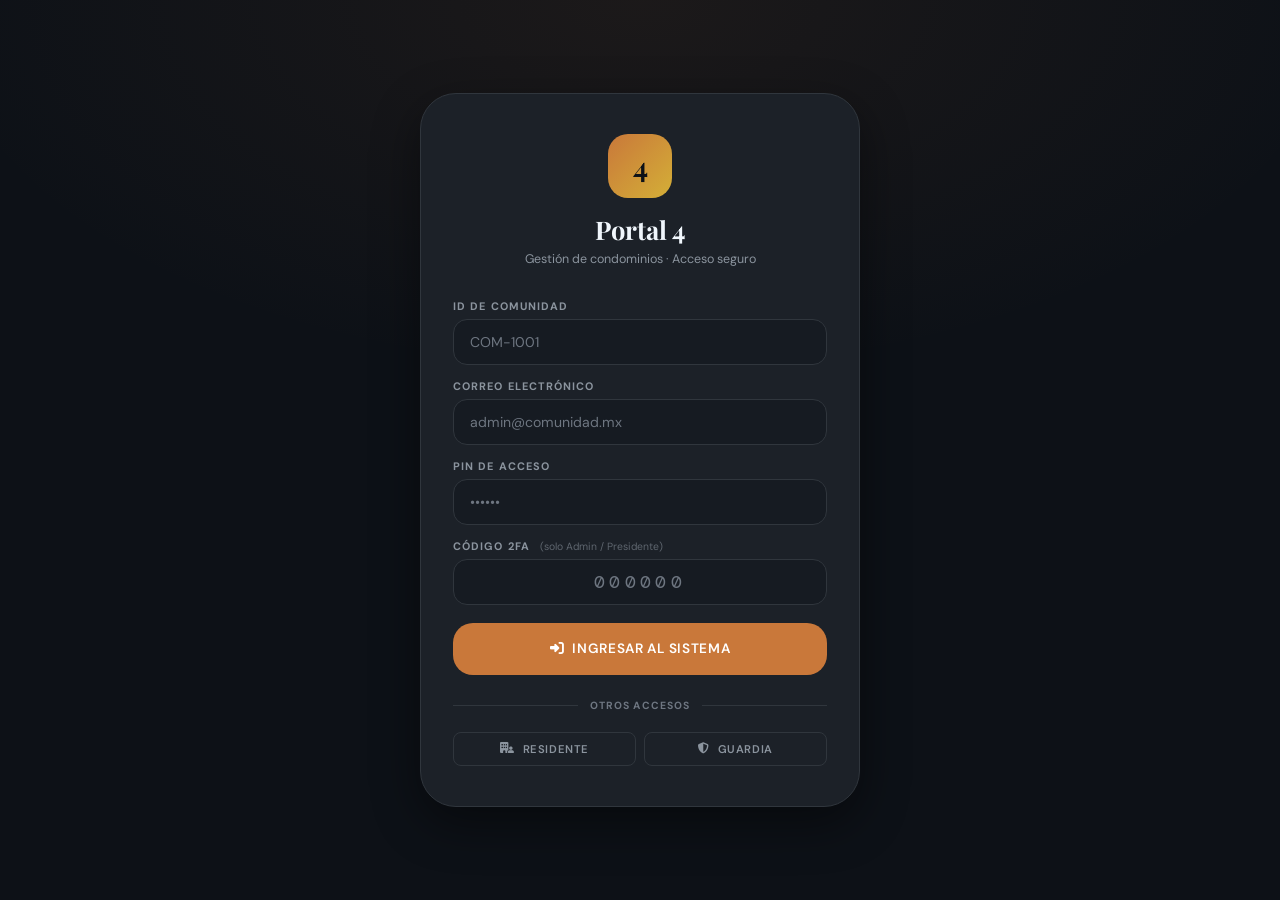
<file: index.html>
<!DOCTYPE html>
<html lang="es">
<head>
  <meta charset="UTF-8">
  <meta name="viewport" content="width=device-width, initial-scale=1.0">
  <title>Portal 4 — Panel Administrativo</title>
  <link rel="stylesheet" href="https://cdnjs.cloudflare.com/ajax/libs/font-awesome/6.5.0/css/all.min.css">
  <link rel="stylesheet" href="./assets/css/styles.css">
  <style>
    .stats-grid { display:grid; grid-template-columns:repeat(5,1fr); gap:14px; }
    @media(max-width:1200px){.stats-grid{grid-template-columns:repeat(3,1fr);}}
    @media(max-width:700px) {.stats-grid{grid-template-columns:repeat(2,1fr);}}
    .main-grid  { display:grid; grid-template-columns:1fr 360px; gap:20px; align-items:start; }
    @media(max-width:1100px){.main-grid{grid-template-columns:1fr;}}
    .cards-grid { display:grid; grid-template-columns:repeat(auto-fill,minmax(300px,1fr)); gap:14px; }
    .bar-row    { display:flex; align-items:center; gap:10px; margin-bottom:10px; }
    .bar-track  { flex:1; background:var(--ink-border); border-radius:99px; height:8px; overflow:hidden; }
    .bar-fill   { height:100%; border-radius:99px; transition:width .5s ease; }
    .bar-fill.income  { background:linear-gradient(90deg,var(--copper),var(--gold)); }
    .bar-fill.expense { background:linear-gradient(90deg,var(--danger),#ff8a80); }
    .bar-val    { font-size:.7rem; font-weight:700; color:var(--white); width:90px; flex-shrink:0; }
    .unit-grid  { display:grid; grid-template-columns:repeat(auto-fill,minmax(60px,1fr)); gap:6px; }
    .unit-cell  { aspect-ratio:1; border-radius:var(--r-sm); display:flex; flex-direction:column; align-items:center; justify-content:center; font-size:.65rem; font-weight:700; cursor:pointer; transition:var(--transition); border:1px solid var(--ink-border); gap:2px; }
    .unit-cell.ok     { background:rgba(63,185,80,.1);  color:var(--success); border-color:rgba(63,185,80,.3); }
    .unit-cell.moroso { background:rgba(248,81,73,.1);  color:var(--danger);  border-color:rgba(248,81,73,.3); }
    .unit-cell.pend   { background:rgba(210,153,34,.08);color:var(--warning); border-color:rgba(210,153,34,.25); }
    .unit-cell:hover  { transform:scale(1.08); box-shadow:var(--shadow-sm); }
    .activity-item { display:flex; gap:12px; padding:12px 0; border-bottom:1px solid var(--ink-border-soft); }
    .activity-item:last-child { border-bottom:none; }
    .activity-icon { width:34px; height:34px; border-radius:var(--r-sm); flex-shrink:0; display:flex; align-items:center; justify-content:center; font-size:.8rem; }
  </style>
</head>
<body>

<!-- ══ LOGIN ══ -->
<div id="loginScreen" class="login-screen">
  <div class="login-card">
    <div class="login-logo">
      <div class="login-mark">4</div>
      <h2>Portal 4</h2>
      <p>Gestión de condominios · Acceso seguro</p>
    </div>
    <div style="display:flex;flex-direction:column;gap:14px">
      <div>
        <label class="field-label">ID de Comunidad</label>
        <input type="text" id="loginCom" class="input-field" placeholder="COM-1001"
               autocomplete="off" onkeydown="if(event.key==='Enter')login()">
      </div>
      <div>
        <label class="field-label">Correo electrónico</label>
        <input type="email" id="loginUsr" class="input-field" placeholder="admin@comunidad.mx"
               autocomplete="username" onkeydown="if(event.key==='Enter')login()">
      </div>
      <div>
        <label class="field-label">PIN de acceso</label>
        <input type="password" id="loginPin" class="input-field" placeholder="••••••"
               maxlength="6" autocomplete="current-password" onkeydown="if(event.key==='Enter')login()">
      </div>
      <div>
        <label class="field-label">Código 2FA
          <span style="font-weight:400;text-transform:none;letter-spacing:0;margin-left:6px;font-size:.65rem;opacity:.6">(solo Admin / Presidente)</span>
        </label>
        <input type="text" id="loginOtp" class="input-field" placeholder="000000"
               style="font-family:'DM Mono',monospace;letter-spacing:.25em;font-size:1.1rem;text-align:center"
               maxlength="6" inputmode="numeric" onkeydown="if(event.key==='Enter')login()">
      </div>
      <!-- Error display — inline, no page reload -->
      <div id="loginError" style="display:none;background:rgba(248,81,73,.08);border:1px solid rgba(248,81,73,.3);border-radius:var(--r-md);padding:10px 14px;font-size:.8rem;color:var(--danger);line-height:1.5"></div>
      <button id="loginBtn" onclick="login()" class="btn btn-primary btn-lg" style="width:100%;margin-top:4px">
        <i class="fas fa-right-to-bracket"></i> Ingresar al sistema
      </button>
    </div>
    <div class="login-divider" style="margin-top:1.5rem">Otros accesos</div>
    <div style="display:flex;gap:8px">
      <a href="./residentes.html" class="btn btn-outline btn-sm" style="flex:1;text-decoration:none"><i class="fas fa-building-user"></i> Residente</a>
      <a href="./guardia.html"    class="btn btn-outline btn-sm" style="flex:1;text-decoration:none"><i class="fas fa-shield-halved"></i> Guardia</a>
    </div>
  </div>
</div>

<!-- ══ APP SHELL ══ -->
<div id="appShell" style="display:none">

  <nav class="navbar">
    <div style="display:flex;align-items:center;gap:16px">
      <a href="#" class="navbar-brand" onclick="return false">
        <div class="navbar-logo">4</div>
        <div>
          <div class="navbar-brand-name">Portal 4</div>
          <div class="navbar-brand-sub" id="navComId">—</div>
        </div>
      </a>
      <span class="navbar-tagline" id="navTagline">Panel de administración</span>
    </div>
    <div class="navbar-nav" id="mainNav">
      <a href="#" class="nav-link active" onclick="ir('dashboard',this)"><i class="fas fa-gauge-high"></i> <span>Dashboard</span></a>
      <a href="#" class="nav-link" onclick="ir('residentes',this)"><i class="fas fa-users"></i> <span>Residentes</span></a>
      <a href="#" class="nav-link" onclick="ir('finanzas',this)"><i class="fas fa-coins"></i> <span>Finanzas</span></a>
      <a href="#" class="nav-link" onclick="ir('amenidades',this)"><i class="fas fa-dumbbell"></i> <span>Amenidades</span></a>
      <a href="#" class="nav-link" onclick="ir('visitantes',this)"><i class="fas fa-qrcode"></i> <span>Visitantes</span></a>
      <a href="#" class="nav-link" onclick="ir('incidencias',this)"><i class="fas fa-triangle-exclamation"></i> <span>Incidencias</span></a>
    </div>
    <div style="display:flex;align-items:center;gap:10px">
      <div class="nav-user">
        <div class="nav-avatar" id="navAvatar">?</div>
        <div><div class="nav-user-name" id="navNombre">—</div><div class="nav-user-role" id="navRole">—</div></div>
      </div>
      <button class="btn-logout" title="Cerrar sesión" onclick="logout()"><i class="fas fa-arrow-right-from-bracket"></i></button>
      <button class="hamburger" id="hbBtn" onclick="toggleMobNav()"><span></span><span></span><span></span></button>
    </div>
  </nav>

  <div class="mobile-nav" id="mobNav">
    <a href="#" class="nav-link" onclick="ir('dashboard',this);closeMobNav()"><i class="fas fa-gauge-high"></i> Dashboard</a>
    <a href="#" class="nav-link" onclick="ir('residentes',this);closeMobNav()"><i class="fas fa-users"></i> Residentes</a>
    <a href="#" class="nav-link" onclick="ir('finanzas',this);closeMobNav()"><i class="fas fa-coins"></i> Finanzas</a>
    <a href="#" class="nav-link" onclick="ir('amenidades',this);closeMobNav()"><i class="fas fa-dumbbell"></i> Amenidades</a>
    <a href="#" class="nav-link" onclick="ir('visitantes',this);closeMobNav()"><i class="fas fa-qrcode"></i> Visitantes</a>
    <a href="#" class="nav-link" onclick="ir('incidencias',this);closeMobNav()"><i class="fas fa-triangle-exclamation"></i> Incidencias</a>
    <div class="divider"></div>
    <button class="btn btn-danger-ghost btn-sm" onclick="logout()" style="width:100%"><i class="fas fa-arrow-right-from-bracket"></i> Cerrar sesión</button>
  </div>

  <main style="padding:20px 24px;position:relative;z-index:1">

    <!-- ═══ DASHBOARD ═══ -->
    <section id="sec-dashboard" class="page-enter">
      <div style="display:flex;align-items:flex-start;justify-content:space-between;gap:16px;margin-bottom:24px;flex-wrap:wrap">
        <div><div class="section-eyebrow">Bienvenido</div><h1 class="section-title" id="dashTitle">Panel Principal</h1></div>
        <div style="display:flex;gap:10px;flex-wrap:wrap">
          <button class="btn btn-outline btn-sm" onclick="cargarDashboard()"><i class="fas fa-rotate-right"></i> Actualizar</button>
          <button class="btn btn-primary btn-sm" onclick="abrirModal('modalPago')"><i class="fas fa-plus"></i> Registrar pago</button>
        </div>
      </div>
      <div class="stats-grid" style="margin-bottom:20px">
        <div class="stat-card s-gold"><div class="stat-icon" style="background:rgba(212,175,55,.12);color:var(--gold)"><i class="fas fa-building"></i></div><div><div class="stat-value" id="stTotal">—</div><div class="stat-label">Total unidades</div></div></div>
        <div class="stat-card s-green"><div class="stat-icon" style="background:rgba(63,185,80,.1);color:var(--success)"><i class="fas fa-check-circle"></i></div><div><div class="stat-value" id="stAlDia">—</div><div class="stat-label">Al corriente</div></div></div>
        <div class="stat-card s-red"><div class="stat-icon" style="background:rgba(248,81,73,.08);color:var(--danger)"><i class="fas fa-exclamation-circle"></i></div><div><div class="stat-value" id="stMorosos">—</div><div class="stat-label">Morosos</div></div></div>
        <div class="stat-card s-copper"><div class="stat-icon" style="background:var(--copper-mist);color:var(--copper-light)"><i class="fas fa-coins"></i></div><div><div class="stat-value" id="stIngresos">—</div><div class="stat-label">Ingresos mes</div></div></div>
        <div class="stat-card s-blue"><div class="stat-icon" style="background:rgba(88,166,255,.08);color:var(--info)"><i class="fas fa-ticket"></i></div><div><div class="stat-value" id="stInc">—</div><div class="stat-label">Incidencias abiertas</div></div></div>
      </div>
      <div class="main-grid">
        <div style="display:flex;flex-direction:column;gap:20px">
          <div class="card" style="padding:1.5rem">
            <div style="display:flex;align-items:center;justify-content:space-between;margin-bottom:16px;flex-wrap:wrap;gap:10px">
              <div><div class="section-eyebrow">Vista rápida</div><h3 style="font-family:'Playfair Display',serif;font-size:1.1rem;color:var(--white)">Mapa de Unidades</h3></div>
              <div style="display:flex;gap:12px;font-size:.68rem">
                <span style="color:var(--success)">● Al corriente</span>
                <span style="color:var(--danger)">● Moroso</span>
                <span style="color:var(--warning)">● Pendiente</span>
              </div>
            </div>
            <div class="unit-grid" id="unitGrid"><div class="skeleton" style="height:60px"></div><div class="skeleton" style="height:60px"></div><div class="skeleton" style="height:60px"></div></div>
          </div>
          <div class="card" style="padding:1.5rem">
            <div style="display:flex;align-items:center;justify-content:space-between;margin-bottom:16px;flex-wrap:wrap;gap:10px">
              <div><div class="section-eyebrow">Cobranza</div><h3 style="font-family:'Playfair Display',serif;font-size:1.1rem;color:var(--white)">Unidades Morosas</h3></div>
              <button class="btn btn-danger-ghost btn-sm" onclick="enviarAvisosMasivos()"><i class="fas fa-envelope"></i> Avisos masivos</button>
            </div>
            <div class="p4-table-wrap"><table class="p4-table"><thead><tr><th>Unidad</th><th>Propietario</th><th>Acciones</th></tr></thead><tbody id="morososBody"><tr><td colspan="3" style="text-align:center;padding:20px;color:var(--slate)">Cargando…</td></tr></tbody></table></div>
          </div>
        </div>
        <div style="display:flex;flex-direction:column;gap:20px">
          <div class="chart-wrap">
            <div class="section-eyebrow" style="margin-bottom:4px">Resumen financiero</div>
            <h3 style="font-family:'Playfair Display',serif;font-size:1rem;color:var(--white);margin-bottom:20px">Ingresos vs Egresos</h3>
            <div id="finChart"><div class="skeleton" style="height:130px"></div></div>
            <div style="display:flex;justify-content:space-between;margin-top:16px;padding-top:14px;border-top:1px solid var(--ink-border)">
              <div><div style="font-size:.65rem;color:var(--slate);text-transform:uppercase;letter-spacing:.08em">Balance neto</div><div style="font-family:'DM Mono',monospace;font-size:1rem;font-weight:700;margin-top:2px" id="balVal">—</div></div>
              <button class="btn btn-ghost btn-sm" onclick="ir('finanzas')">Ver detalles <i class="fas fa-arrow-right"></i></button>
            </div>
          </div>
          <div class="card" style="padding:1.5rem">
            <div class="section-eyebrow" style="margin-bottom:4px">Sistema</div>
            <h3 style="font-family:'Playfair Display',serif;font-size:1rem;color:var(--white);margin-bottom:16px">Actividad Reciente</h3>
            <div id="actFeed"><div class="skeleton" style="height:50px;margin-bottom:8px"></div><div class="skeleton" style="height:50px;margin-bottom:8px"></div><div class="skeleton" style="height:50px"></div></div>
          </div>
        </div>
      </div>
    </section>

    <!-- ═══ RESIDENTES ═══ -->
    <section id="sec-residentes" style="display:none">
      <div style="display:flex;align-items:flex-start;justify-content:space-between;gap:16px;margin-bottom:24px;flex-wrap:wrap">
        <div><div class="section-eyebrow">Administración</div><h1 class="section-title">Residentes y Propiedades</h1></div>
        <div style="display:flex;gap:10px;flex-wrap:wrap">
          <button class="btn btn-primary btn-sm" onclick="abrirModal('modalUsuario')"><i class="fas fa-user-plus"></i> Nuevo residente</button>
          <button class="btn btn-outline btn-sm" onclick="abrirModal('modalPropiedad')"><i class="fas fa-building-plus"></i> Nueva unidad</button>
        </div>
      </div>
      <div class="tab-bar">
        <button class="tab-btn active" onclick="swTab('usuarios',this)"><i class="fas fa-users"></i> Usuarios <span class="tab-badge" id="badgeU">0</span></button>
        <button class="tab-btn" onclick="swTab('propiedades',this)"><i class="fas fa-building"></i> Propiedades <span class="tab-badge" id="badgeP">0</span></button>
      </div>
      <div id="tabUsuarios">
        <div class="search-bar" style="max-width:360px;margin-bottom:16px">
          <i class="fas fa-search search-icon"></i>
          <input class="input-field" id="buscarU" placeholder="Buscar por nombre, email o unidad…" style="padding-left:44px" oninput="filtrarU(this.value)">
        </div>
        <div class="p4-table-wrap"><table class="p4-table"><thead><tr><th>ID</th><th>Nombre</th><th>Email</th><th>Rol</th><th>Unidad</th><th>Estatus</th><th>Acciones</th></tr></thead><tbody id="tbUsuarios"><tr><td colspan="7" style="text-align:center;padding:24px;color:var(--slate)">Cargando…</td></tr></tbody></table></div>
      </div>
      <div id="tabPropiedades" style="display:none">
        <div class="p4-table-wrap"><table class="p4-table"><thead><tr><th>ID</th><th>Torre</th><th>Unidad</th><th>Propietario</th><th>M²</th><th>Estado cuenta</th><th>Acciones</th></tr></thead><tbody id="tbPropiedades"><tr><td colspan="7" style="text-align:center;padding:24px;color:var(--slate)">Cargando…</td></tr></tbody></table></div>
      </div>
    </section>

    <!-- ═══ FINANZAS ═══ -->
    <section id="sec-finanzas" style="display:none">
      <div style="display:flex;align-items:flex-start;justify-content:space-between;gap:16px;margin-bottom:24px;flex-wrap:wrap">
        <div><div class="section-eyebrow">Motor financiero</div><h1 class="section-title">Finanzas del Condominio</h1></div>
        <div style="display:flex;gap:10px;flex-wrap:wrap">
          <button class="btn btn-primary btn-sm" onclick="abrirModal('modalPago')"><i class="fas fa-plus"></i> Ingreso</button>
          <button class="btn btn-outline btn-sm" onclick="abrirModal('modalEgreso')"><i class="fas fa-minus"></i> Egreso</button>
        </div>
      </div>
      <div style="display:grid;grid-template-columns:repeat(auto-fit,minmax(200px,1fr));gap:14px;margin-bottom:24px">
        <div class="stat-card s-green"><div class="stat-icon" style="background:rgba(63,185,80,.1);color:var(--success)"><i class="fas fa-arrow-trend-up"></i></div><div><div class="stat-value" id="finTotIng">$0</div><div class="stat-label">Ingresos totales</div></div></div>
        <div class="stat-card s-red"><div class="stat-icon" style="background:rgba(248,81,73,.08);color:var(--danger)"><i class="fas fa-arrow-trend-down"></i></div><div><div class="stat-value" id="finTotEgr">$0</div><div class="stat-label">Egresos totales</div></div></div>
        <div class="stat-card s-copper"><div class="stat-icon" style="background:var(--copper-mist);color:var(--copper-light)"><i class="fas fa-scale-balanced"></i></div><div><div class="stat-value" id="finBal">$0</div><div class="stat-label">Balance neto</div></div></div>
      </div>
      <div class="tab-bar">
        <button class="tab-btn active" onclick="swFinTab('ing',this)"><i class="fas fa-arrow-down" style="color:var(--success)"></i> Ingresos</button>
        <button class="tab-btn" onclick="swFinTab('egr',this)"><i class="fas fa-arrow-up" style="color:var(--danger)"></i> Egresos</button>
      </div>
      <div id="tabIng"><div class="p4-table-wrap"><table class="p4-table"><thead><tr><th>ID</th><th>Unidad</th><th>Propietario</th><th>Concepto</th><th>Monto</th><th>Método</th><th>Período</th><th>Fecha</th><th>Estado</th></tr></thead><tbody id="tbIng"><tr><td colspan="9" style="text-align:center;padding:24px;color:var(--slate)">Cargando…</td></tr></tbody></table></div></div>
      <div id="tabEgr" style="display:none"><div class="p4-table-wrap"><table class="p4-table"><thead><tr><th>ID</th><th>Concepto</th><th>Proveedor</th><th>Monto</th><th>Categoría</th><th>Fecha</th></tr></thead><tbody id="tbEgr"><tr><td colspan="6" style="text-align:center;padding:24px;color:var(--slate)">Cargando…</td></tr></tbody></table></div></div>
    </section>

    <!-- ═══ AMENIDADES ═══ -->
    <section id="sec-amenidades" style="display:none">
      <div style="display:flex;align-items:flex-start;justify-content:space-between;gap:16px;margin-bottom:24px;flex-wrap:wrap">
        <div><div class="section-eyebrow">Reservaciones</div><h1 class="section-title">Amenidades</h1></div>
        <button class="btn btn-ghost btn-sm" onclick="cargarAmenidades()"><i class="fas fa-rotate-right"></i> Actualizar</button>
      </div>
      <div class="p4-table-wrap"><table class="p4-table"><thead><tr><th>ID</th><th>Unidad</th><th>Amenidad</th><th>Fecha</th><th>Hora</th><th>Duración</th><th>Residente</th><th>Estado</th><th>Acción</th></tr></thead><tbody id="tbAmen"><tr><td colspan="9" style="text-align:center;padding:24px;color:var(--slate)">Cargando…</td></tr></tbody></table></div>
    </section>

    <!-- ═══ VISITANTES ═══ -->
    <section id="sec-visitantes" style="display:none">
      <div style="display:flex;align-items:flex-start;justify-content:space-between;gap:16px;margin-bottom:24px;flex-wrap:wrap">
        <div><div class="section-eyebrow">Control de acceso</div><h1 class="section-title">Registro de Visitantes</h1></div>
        <button class="btn btn-outline btn-sm" onclick="abrirModal('modalQRVal')"><i class="fas fa-qrcode"></i> Validar QR</button>
      </div>
      <div class="p4-table-wrap"><table class="p4-table"><thead><tr><th>ID</th><th>Código</th><th>Unidad</th><th>Residente</th><th>Visitante</th><th>Fecha visita</th><th>Placa</th><th>Estado</th></tr></thead><tbody id="tbVis"><tr><td colspan="8" style="text-align:center;padding:24px;color:var(--slate)">Cargando…</td></tr></tbody></table></div>
    </section>

    <!-- ═══ INCIDENCIAS ═══ -->
    <section id="sec-incidencias" style="display:none">
      <div style="display:flex;align-items:flex-start;justify-content:space-between;gap:16px;margin-bottom:24px;flex-wrap:wrap">
        <div><div class="section-eyebrow">Soporte</div><h1 class="section-title">Incidencias y Tickets</h1></div>
        <button class="btn btn-ghost btn-sm" onclick="cargarIncidencias()"><i class="fas fa-rotate-right"></i> Actualizar</button>
      </div>
      <div class="cards-grid" id="gridInc">
        <div class="skeleton" style="height:180px;border-radius:var(--r-xl)"></div>
        <div class="skeleton" style="height:180px;border-radius:var(--r-xl)"></div>
        <div class="skeleton" style="height:180px;border-radius:var(--r-xl)"></div>
      </div>
    </section>

  </main>
</div><!-- /appShell -->

<!-- ══ MODALS ══ -->
<div id="modalPago" class="modal-overlay hidden">
  <div class="modal-box">
    <div class="modal-header"><h3 class="modal-title">Registrar Ingreso / Pago</h3><button class="btn-logout" onclick="cerrarModal('modalPago')"><i class="fas fa-times"></i></button></div>
    <div class="modal-body" style="display:flex;flex-direction:column;gap:14px">
      <div style="display:grid;grid-template-columns:1fr 1fr;gap:12px">
        <div><label class="field-label">Unidad</label><input class="input-field" id="pagoUnidad" placeholder="A-101"></div>
        <div><label class="field-label">Propietario</label><input class="input-field" id="pagoNombre" placeholder="Nombre completo"></div>
      </div>
      <div style="display:grid;grid-template-columns:1fr 1fr;gap:12px">
        <div><label class="field-label">Concepto</label><select class="input-field" id="pagoConcepto"><option>Cuota de mantenimiento</option><option>Fondo de reserva</option><option>Cuota extraordinaria</option><option>Estacionamiento</option><option>Otro</option></select></div>
        <div><label class="field-label">Período</label><input class="input-field" id="pagoPeriodo" placeholder="Jun 2026"></div>
      </div>
      <div style="display:grid;grid-template-columns:1fr 1fr;gap:12px">
        <div><label class="field-label">Monto (MXN)</label><input class="input-field" id="pagoMonto" type="number" min="0" step="0.01" placeholder="2200.00"></div>
        <div><label class="field-label">Método de pago</label><select class="input-field" id="pagoMetodo"><option>Transferencia</option><option>SPEI</option><option>Efectivo</option><option>Tarjeta</option><option>Cheque</option></select></div>
      </div>
      <div><label class="field-label">Referencia (opcional)</label><input class="input-field" id="pagoRef" placeholder="Número de transacción"></div>
    </div>
    <div class="modal-footer">
      <button class="btn btn-outline btn-sm" onclick="cerrarModal('modalPago')">Cancelar</button>
      <button class="btn btn-primary btn-sm" onclick="guardarPago()"><i class="fas fa-check"></i> Confirmar pago</button>
    </div>
  </div>
</div>

<div id="modalEgreso" class="modal-overlay hidden">
  <div class="modal-box">
    <div class="modal-header"><h3 class="modal-title">Registrar Egreso</h3><button class="btn-logout" onclick="cerrarModal('modalEgreso')"><i class="fas fa-times"></i></button></div>
    <div class="modal-body" style="display:flex;flex-direction:column;gap:14px">
      <div><label class="field-label">Concepto</label><input class="input-field" id="egrConcepto" placeholder="Descripción del gasto"></div>
      <div style="display:grid;grid-template-columns:1fr 1fr;gap:12px">
        <div><label class="field-label">Proveedor</label><input class="input-field" id="egrProveedor" placeholder="Nombre del proveedor"></div>
        <div><label class="field-label">Categoría</label><select class="input-field" id="egrCategoria"><option>Mantenimiento</option><option>Seguridad</option><option>Limpieza</option><option>Servicios públicos</option><option>Reparaciones</option><option>Administrativo</option><option>Otro</option></select></div>
      </div>
      <div style="display:grid;grid-template-columns:1fr 1fr;gap:12px">
        <div><label class="field-label">Monto (MXN)</label><input class="input-field" id="egrMonto" type="number" min="0" step="0.01" placeholder="0.00"></div>
        <div><label class="field-label">Método</label><select class="input-field" id="egrMetodo"><option>Efectivo</option><option>Transferencia</option><option>Cheque</option><option>Tarjeta</option></select></div>
      </div>
      <div><label class="field-label">Notas</label><textarea class="input-field" id="egrNotas" rows="2" placeholder="Observaciones u otros detalles…"></textarea></div>
    </div>
    <div class="modal-footer">
      <button class="btn btn-outline btn-sm" onclick="cerrarModal('modalEgreso')">Cancelar</button>
      <button class="btn btn-danger-ghost btn-sm" onclick="guardarEgreso()"><i class="fas fa-check"></i> Registrar egreso</button>
    </div>
  </div>
</div>

<div id="modalUsuario" class="modal-overlay hidden">
  <div class="modal-box" style="max-width:580px">
    <div class="modal-header"><h3 class="modal-title">Registrar Residente</h3><button class="btn-logout" onclick="cerrarModal('modalUsuario')"><i class="fas fa-times"></i></button></div>
    <div class="modal-body" style="display:flex;flex-direction:column;gap:14px">
      <div style="display:grid;grid-template-columns:1fr 1fr;gap:12px">
        <div><label class="field-label">Nombre completo</label><input class="input-field" id="uNombre" placeholder="Nombre completo"></div>
        <div><label class="field-label">Correo electrónico</label><input class="input-field" id="uEmail" type="email" placeholder="correo@ejemplo.com"></div>
      </div>
      <div style="display:grid;grid-template-columns:1fr 1fr 1fr;gap:12px">
        <div><label class="field-label">Rol</label><select class="input-field" id="uRol" onchange="toggleInqOpt(this.value)"><option value="propietario">Propietario</option><option value="inquilino">Inquilino</option><option value="presidente">Presidente</option><option value="admin">Administrador</option><option value="guardia">Guardia</option></select></div>
        <div><label class="field-label">Unidad</label><input class="input-field" id="uUnidad" placeholder="A-101"></div>
        <div><label class="field-label">Teléfono</label><input class="input-field" id="uTelefono" placeholder="55 xxxx xxxx"></div>
      </div>
      <div id="inqOpt" style="display:none"><label class="field-label">Acceso al portal</label><select class="input-field" id="uInqActivo"><option value="Sí">Activo — puede ingresar</option><option value="No">Bloqueado</option></select></div>
    </div>
    <div class="modal-footer">
      <button class="btn btn-outline btn-sm" onclick="cerrarModal('modalUsuario')">Cancelar</button>
      <button class="btn btn-primary btn-sm" onclick="guardarUsuario()"><i class="fas fa-user-plus"></i> Crear residente</button>
    </div>
  </div>
</div>

<div id="modalPropiedad" class="modal-overlay hidden">
  <div class="modal-box">
    <div class="modal-header"><h3 class="modal-title">Registrar Unidad</h3><button class="btn-logout" onclick="cerrarModal('modalPropiedad')"><i class="fas fa-times"></i></button></div>
    <div class="modal-body" style="display:flex;flex-direction:column;gap:14px">
      <div style="display:grid;grid-template-columns:1fr 1fr;gap:12px">
        <div><label class="field-label">Torre / Edificio</label><input class="input-field" id="pTorre" placeholder="Torre A"></div>
        <div><label class="field-label">Número de unidad</label><input class="input-field" id="pUnidad" placeholder="A-101"></div>
      </div>
      <div style="display:grid;grid-template-columns:1fr 1fr;gap:12px">
        <div><label class="field-label">Nombre del propietario</label><input class="input-field" id="pNombre" placeholder="Nombre completo"></div>
        <div><label class="field-label">ID de usuario (USR-XXXX)</label><input class="input-field" id="pUsrId" placeholder="USR-1001"></div>
      </div>
      <div style="display:grid;grid-template-columns:1fr 1fr 1fr;gap:12px">
        <div><label class="field-label">Superficie m²</label><input class="input-field" id="pM2" type="number" placeholder="80"></div>
        <div><label class="field-label">Estacionamiento</label><input class="input-field" id="pEst" placeholder="E-05"></div>
        <div><label class="field-label">Bodega</label><input class="input-field" id="pBod" placeholder="B-12"></div>
      </div>
    </div>
    <div class="modal-footer">
      <button class="btn btn-outline btn-sm" onclick="cerrarModal('modalPropiedad')">Cancelar</button>
      <button class="btn btn-primary btn-sm" onclick="guardarPropiedad()"><i class="fas fa-building-plus"></i> Registrar unidad</button>
    </div>
  </div>
</div>

<div id="modalIncidencia" class="modal-overlay hidden">
  <div class="modal-box">
    <div class="modal-header"><h3 class="modal-title">Responder Incidencia</h3><button class="btn-logout" onclick="cerrarModal('modalIncidencia')"><i class="fas fa-times"></i></button></div>
    <div class="modal-body" style="display:flex;flex-direction:column;gap:14px">
      <div id="incDetailView" style="background:var(--ink-soft);border-radius:var(--r-md);padding:12px;font-size:.82rem;color:var(--slate)"></div>
      <div><label class="field-label">Tu respuesta</label><textarea class="input-field" id="incRespuesta" rows="4" placeholder="Escribe tu respuesta…"></textarea></div>
      <div><label class="field-label">Cambiar estado</label><select class="input-field" id="incEstado"><option>En revisión</option><option>En proceso</option><option>Resuelto</option><option>Cerrado</option></select></div>
      <input type="hidden" id="incSelectedId">
    </div>
    <div class="modal-footer">
      <button class="btn btn-outline btn-sm" onclick="cerrarModal('modalIncidencia')">Cancelar</button>
      <button class="btn btn-primary btn-sm" onclick="enviarRespuesta()"><i class="fas fa-paper-plane"></i> Enviar respuesta</button>
    </div>
  </div>
</div>

<div id="modalQRVal" class="modal-overlay hidden">
  <div class="modal-box">
    <div class="modal-header"><h3 class="modal-title">Validar Pase de Visitante</h3><button class="btn-logout" onclick="cerrarModal('modalQRVal')"><i class="fas fa-times"></i></button></div>
    <div class="modal-body" style="display:flex;flex-direction:column;gap:14px">
      <div><label class="field-label">Código del pase</label><input class="input-field" id="qrCodigo" placeholder="XXXXXXXX" style="font-family:'DM Mono',monospace;letter-spacing:.1em;text-align:center;text-transform:uppercase" oninput="this.value=this.value.toUpperCase()"></div>
      <div id="qrResult" style="display:none"></div>
    </div>
    <div class="modal-footer">
      <button class="btn btn-outline btn-sm" onclick="cerrarModal('modalQRVal')">Cerrar</button>
      <button class="btn btn-primary btn-sm" onclick="validarQR()"><i class="fas fa-shield-check"></i> Validar</button>
    </div>
  </div>
</div>

<script src="./assets/js/api.js"></script>
<script>
/* ═══════════════════════════════════════════════════════════════
   PORTAL 4 — index.html  v3.0  (Admin panel)
═══════════════════════════════════════════════════════════════ */
var comunidadId = '';
var _allUsuarios = [];

/* ── Boot ─────────────────────────────────────────────────────── */
window.addEventListener('DOMContentLoaded', function() {
  // Close modals on overlay click
  document.querySelectorAll('.modal-overlay').forEach(function(m) {
    m.addEventListener('click', function(e) { if (e.target === m) m.classList.add('hidden'); });
  });
  // Restore session
  var s = Session.get();
  if (s && ['admin','superadmin','presidente'].indexOf(s.role) !== -1) {
    comunidadId = s.comunidadId || '';
    mostrarApp(s);
  }
});

/* ── LOGIN ────────────────────────────────────────────────────── */
function login() {
  var btn   = document.getElementById('loginBtn');
  var errEl = document.getElementById('loginError');
  var comId = document.getElementById('loginCom').value.trim();
  var usr   = document.getElementById('loginUsr').value.trim();
  var pin   = document.getElementById('loginPin').value.trim();
  var otp   = document.getElementById('loginOtp').value.replace(/\s/g,'').trim();

  errEl.style.display = 'none';
  if (!comId || !usr || !pin) {
    errEl.textContent = 'Completa el ID de Comunidad, correo y PIN antes de continuar.';
    errEl.style.display = 'block';
    return;
  }

  btn.disabled  = true;
  btn.innerHTML = '<i class="fas fa-spinner fa-spin"></i> Verificando…';

  // NOTE: comunidadId goes in datos (not auth) so GAS autenticar() can find the community sheet
  apiPost('LOGIN', { comunidadId: comId }, { usuario: usr, pin: pin, otpCode: otp, comunidadId: comId })
    .then(function(res) {
      if (['admin','superadmin','presidente'].indexOf(res.role) === -1) {
        errEl.textContent = 'Este panel es solo para administradores. Usa el Portal Residente.';
        errEl.style.display = 'block';
        return;
      }
      Session.set({
        usuario: usr, token: res.token, role: res.role,
        nombre: res.nombre, comunidadId: comId, unidad: res.unidad || ''
      });
      comunidadId = comId;
      mostrarApp(res);
    })
    .catch(function(err) {
      errEl.textContent = err.message;
      errEl.style.display = 'block';
    })
    .finally(function() {
      btn.disabled  = false;
      btn.innerHTML = '<i class="fas fa-right-to-bracket"></i> Ingresar al sistema';
    });
}

function mostrarApp(s) {
  document.getElementById('loginScreen').style.display = 'none';
  document.getElementById('appShell').style.display    = 'block';
  var nombre = s.nombre || s.usuario || '—';
  document.getElementById('navNombre').textContent  = nombre;
  document.getElementById('navRole').textContent    = (s.role || '').toUpperCase();
  document.getElementById('navAvatar').textContent  = nombre.charAt(0).toUpperCase();
  document.getElementById('navComId').textContent   = comunidadId;
  document.getElementById('dashTitle').textContent  = 'Panel — ' + comunidadId;
  cargarDashboard();
}

function logout() { Session.clear(); location.reload(); }

/* ── Navigation ──────────────────────────────────────────────── */
function ir(id, linkEl) {
  document.querySelectorAll('main > section').forEach(function(s){ s.style.display = 'none'; });
  var el = document.getElementById('sec-' + id);
  if (el) { el.style.display = 'block'; el.classList.remove('page-enter'); void el.offsetWidth; el.classList.add('page-enter'); }
  document.querySelectorAll('.nav-link').forEach(function(l){ l.classList.remove('active'); });
  if (linkEl) linkEl.classList.add('active');
  if (id === 'residentes')  cargarResidentes();
  if (id === 'finanzas')    cargarFinanzas();
  if (id === 'amenidades')  cargarAmenidades();
  if (id === 'visitantes')  cargarVisitantes();
  if (id === 'incidencias') cargarIncidencias();
}

function toggleMobNav() { document.getElementById('mobNav').classList.toggle('open'); document.getElementById('hbBtn').classList.toggle('open'); }
function closeMobNav()  { document.getElementById('mobNav').classList.remove('open'); document.getElementById('hbBtn').classList.remove('open'); }

/* ── Modals ───────────────────────────────────────────────────── */
function abrirModal(id)  { document.getElementById(id).classList.remove('hidden'); }
function cerrarModal(id) { document.getElementById(id).classList.add('hidden'); }

/* ═══════════════════════════════════════════════════════════════
   DASHBOARD
═══════════════════════════════════════════════════════════════ */
function cargarDashboard() {
  Promise.allSettled([
    apiPost('LEER_FINANZAS',    { comunidadId: comunidadId }),
    apiPost('LEER_INCIDENCIAS', { comunidadId: comunidadId }),
    apiPost('LEER_PROPIEDADES', { comunidadId: comunidadId }),
    apiPost('LEER_LOGS',        { comunidadId: comunidadId })
  ]).then(function(results) {
    var fRes   = results[0];
    var incRes = results[1];
    var pRes   = results[2];
    var logRes = results[3];

    var props   = (pRes.status   === 'fulfilled' && Array.isArray(pRes.value))   ? pRes.value.slice(1)   : [];
    var incs    = (incRes.status  === 'fulfilled' && Array.isArray(incRes.value))  ? incRes.value.slice(1)  : [];
    var logs    = (logRes.status  === 'fulfilled' && Array.isArray(logRes.value))  ? logRes.value.slice(1)  : [];

    var morosos = props.filter(function(r){ return r[8] === 'Moroso'; });
    var alDia   = props.filter(function(r){ return r[8] === 'Al corriente'; });

    document.getElementById('stTotal').textContent   = props.length;
    document.getElementById('stAlDia').textContent   = alDia.length;
    document.getElementById('stMorosos').textContent = morosos.length;
    document.getElementById('stInc').textContent     = incs.filter(function(r){ return r[7] === 'Abierto'; }).length;

    // Unit grid
    document.getElementById('unitGrid').innerHTML = props.length
      ? props.map(function(p){
          var cls = p[8] === 'Al corriente' ? 'ok' : p[8] === 'Moroso' ? 'moroso' : 'pend';
          return '<div class="unit-cell ' + cls + '" title="' + esc(p[4]) + ' · ' + esc(p[8]) + '" '
            + 'onclick="showToast(\'' + esc(p[2]) + ': ' + esc(p[8]) + '\',\'info\')">'
            + '<span>' + (cls==='ok'?'✓':cls==='moroso'?'!':'~') + '</span>'
            + '<span>' + esc(p[2]) + '</span></div>';
        }).join('')
      : '<p style="color:var(--slate);font-size:.8rem;padding:8px">Sin propiedades registradas.</p>';

    // Morosos table
    document.getElementById('morososBody').innerHTML = morosos.length
      ? morosos.map(function(p){
          return '<tr>'
            + '<td><span class="mono" style="color:var(--danger)">' + esc(p[2]) + '</span></td>'
            + '<td style="font-weight:600">' + esc(p[4]) + '</td>'
            + '<td><div style="display:flex;gap:6px;flex-wrap:wrap">'
            + '<button class="btn btn-xs btn-danger-ghost" onclick="showToast(\'Aviso enviado a ' + esc(p[4]) + '\',\'info\')"><i class="fas fa-envelope"></i></button>'
            + '<button class="btn btn-xs btn-primary" onclick="pagoRapido(\'' + esc(p[2]) + '\',\'' + esc(p[4]) + '\')"><i class="fas fa-coins"></i> Pago</button>'
            + '</div></td></tr>';
        }).join('')
      : '<tr><td colspan="3" style="text-align:center;padding:20px;color:var(--success)"><i class="fas fa-check-circle"></i> Sin morosos</td></tr>';

    // Finance
    if (fRes.status === 'fulfilled') {
      var ing  = (fRes.value.ingresos || []).slice(1);
      var egr  = (fRes.value.egresos  || []).slice(1);
      var sumI = ing.reduce(function(a,r){ return a + (parseFloat(r[4])||0); }, 0);
      var sumE = egr.reduce(function(a,r){ return a + (parseFloat(r[3])||0); }, 0);
      document.getElementById('stIngresos').textContent = fmtMXN(sumI);
      var balEl = document.getElementById('balVal');
      balEl.textContent = fmtMXN(sumI - sumE);
      balEl.style.color = sumI >= sumE ? 'var(--success)' : 'var(--danger)';
      renderFinChart(ing, egr);
    }

    // Activity log
    var ACT_ICONS  = { REGISTRAR_PAGO:'fa-coins', CREAR_INCIDENCIA:'fa-triangle-exclamation', VALIDAR_PASE:'fa-shield-check', MARCAR_MOROSO:'fa-circle-exclamation', RESERVAR_AMENIDAD:'fa-calendar-check' };
    var ACT_COLORS = { REGISTRAR_PAGO:'rgba(63,185,80,.1)', CREAR_INCIDENCIA:'rgba(210,153,34,.1)', VALIDAR_PASE:'rgba(88,166,255,.08)', MARCAR_MOROSO:'rgba(248,81,73,.08)', RESERVAR_AMENIDAD:'rgba(201,120,58,.08)' };
    document.getElementById('actFeed').innerHTML = logs.length
      ? logs.slice(-6).reverse().map(function(r){
          return '<div class="activity-item">'
            + '<div class="activity-icon" style="background:' + (ACT_COLORS[r[2]]||'rgba(201,120,58,.08)') + ';color:var(--copper-light)">'
            + '<i class="fas ' + (ACT_ICONS[r[2]]||'fa-circle-dot') + '"></i></div>'
            + '<div><div style="font-size:.8rem;font-weight:600;color:var(--white)">' + esc(r[2]) + '</div>'
            + '<div style="font-size:.72rem;color:var(--slate)">' + esc(r[1]) + ' · ' + esc(r[3]) + '</div>'
            + '<div style="font-size:.64rem;color:var(--slate-light);margin-top:2px">' + fmtDate(r[0]) + '</div>'
            + '</div></div>';
        }).join('')
      : '<p style="color:var(--slate);font-size:.8rem;font-style:italic">Sin actividad reciente.</p>';
  });
}

function renderFinChart(ing, egr) {
  // Build period list from last 4 unique periods
  var periods = [];
  ing.forEach(function(r){ var p = r[7]||''; if(p && periods.indexOf(p)===-1) periods.push(p); });
  periods = periods.slice(-4);
  if (!periods.length) { document.getElementById('finChart').innerHTML = '<p style="color:var(--slate);font-size:.8rem">Sin períodos registrados.</p>'; return; }
  var maxV = 1;
  periods.forEach(function(m){
    var si = ing.filter(function(r){ return (r[7]||'')===m; }).reduce(function(a,r){ return a+(parseFloat(r[4])||0); },0);
    var se = egr.filter(function(r){ return (r[7]||r[7]||'').slice(0,7)===m.slice(0,7); }).reduce(function(a,r){ return a+(parseFloat(r[3])||0); },0);
    if (si > maxV) maxV = si;
    if (se > maxV) maxV = se;
  });
  document.getElementById('finChart').innerHTML = periods.map(function(m){
    var si = ing.filter(function(r){ return (r[7]||'')===m; }).reduce(function(a,r){ return a+(parseFloat(r[4])||0); },0);
    var se = egr.filter(function(r){ return (r[7]||r[7]||'').slice(0,7)===m.slice(0,7); }).reduce(function(a,r){ return a+(parseFloat(r[3])||0); },0);
    return '<div style="margin-bottom:12px">'
      + '<div style="font-size:.65rem;color:var(--slate);margin-bottom:5px;text-transform:uppercase;letter-spacing:.06em">' + m + '</div>'
      + '<div class="bar-row"><div class="bar-track"><div class="bar-fill income" style="width:' + Math.round(si/maxV*100) + '%"></div></div><div class="bar-val" style="color:var(--success)">' + fmtMXN(si) + '</div></div>'
      + '<div class="bar-row"><div class="bar-track"><div class="bar-fill expense" style="width:' + Math.round(se/maxV*100) + '%"></div></div><div class="bar-val" style="color:var(--danger)">' + fmtMXN(se) + '</div></div>'
      + '</div>';
  }).join('');
}

/* ═══════════════════════════════════════════════════════════════
   RESIDENTES
═══════════════════════════════════════════════════════════════ */
function cargarResidentes() {
  Promise.allSettled([
    apiPost('LEER_USUARIOS',    { comunidadId: comunidadId }),
    apiPost('LEER_PROPIEDADES', { comunidadId: comunidadId })
  ]).then(function(results) {
    var uRes = results[0], pRes = results[1];
    if (uRes.status === 'fulfilled' && Array.isArray(uRes.value)) {
      _allUsuarios = uRes.value.slice(1);
      document.getElementById('badgeU').textContent = _allUsuarios.length;
      renderUsuarios(_allUsuarios);
    } else if (uRes.status === 'rejected') {
      showToast('Error usuarios: ' + uRes.reason.message, 'error');
    }
    if (pRes.status === 'fulfilled' && Array.isArray(pRes.value)) {
      var props = pRes.value.slice(1);
      document.getElementById('badgeP').textContent = props.length;
      renderPropiedades(props);
    }
  });
}

var ROL_BADGE = { admin:'badge-admin', superadmin:'badge-admin', presidente:'badge-owner', propietario:'badge-owner', inquilino:'badge-tenant', guardia:'badge-guard' };

function renderUsuarios(rows) {
  document.getElementById('tbUsuarios').innerHTML = rows.length
    ? rows.map(function(r){
        return '<tr>'
          + '<td class="mono" style="font-size:.72rem">' + esc(r[0]) + '</td>'
          + '<td style="font-weight:600">' + esc(r[1]) + '</td>'
          + '<td style="color:var(--slate);font-size:.8rem">' + esc(r[2]) + '</td>'
          + '<td><span class="badge ' + (ROL_BADGE[r[4]]||'badge-guard') + '">' + esc(r[4]) + '</span></td>'
          + '<td><span class="mono">' + (esc(r[5])||'—') + '</span></td>'
          + '<td><span class="badge badge-' + (r[9]==='Activo'?'active':'moroso') + '">' + esc(r[9]) + '</span></td>'
          + '<td><div style="display:flex;gap:6px">'
          + '<button class="btn btn-xs btn-danger-ghost" title="Eliminar" onclick="eliminarUsuario(\'' + esc(r[0]) + '\',\'' + esc(r[1]) + '\')"><i class="fas fa-trash"></i></button>'
          + '</div></td></tr>';
      }).join('')
    : '<tr><td colspan="7" style="text-align:center;padding:24px;color:var(--slate)">Sin residentes registrados.</td></tr>';
}

function renderPropiedades(rows) {
  document.getElementById('tbPropiedades').innerHTML = rows.length
    ? rows.map(function(r){
        return '<tr>'
          + '<td class="mono" style="font-size:.72rem">' + esc(r[0]) + '</td>'
          + '<td>' + (esc(r[1])||'—') + '</td>'
          + '<td style="font-weight:700"><span class="mono">' + esc(r[2]) + '</span></td>'
          + '<td>' + esc(r[4]) + '</td>'
          + '<td>' + (esc(r[5])||'—') + ' m²</td>'
          + '<td><span class="badge badge-' + (r[8]==='Moroso'?'moroso':r[8]==='Al corriente'?'active':'pending') + '">' + esc(r[8]) + '</span></td>'
          + '<td><div style="display:flex;gap:6px">'
          + '<button class="btn btn-xs btn-danger-ghost" title="Marcar moroso" onclick="marcarMoroso(\'' + esc(r[2]) + '\')"><i class="fas fa-circle-exclamation"></i></button>'
          + '<button class="btn btn-xs btn-primary" onclick="pagoRapido(\'' + esc(r[2]) + '\',\'' + esc(r[4]) + '\')"><i class="fas fa-coins"></i></button>'
          + '</div></td></tr>';
      }).join('')
    : '<tr><td colspan="7" style="text-align:center;padding:24px;color:var(--slate)">Sin propiedades registradas.</td></tr>';
}

function filtrarU(q) {
  var ql = q.toLowerCase();
  renderUsuarios(_allUsuarios.filter(function(r){
    return (r[1]||'').toLowerCase().indexOf(ql)!==-1 ||
           (r[2]||'').toLowerCase().indexOf(ql)!==-1 ||
           (r[5]||'').toLowerCase().indexOf(ql)!==-1;
  }));
}

function swTab(tab, btn) {
  document.getElementById('tabUsuarios').style.display    = tab==='usuarios'    ? 'block' : 'none';
  document.getElementById('tabPropiedades').style.display = tab==='propiedades' ? 'block' : 'none';
  document.querySelectorAll('#sec-residentes .tab-btn').forEach(function(b){ b.classList.remove('active'); });
  btn.classList.add('active');
}

/* ═══════════════════════════════════════════════════════════════
   FINANZAS
═══════════════════════════════════════════════════════════════ */
function cargarFinanzas() {
  apiPost('LEER_FINANZAS', { comunidadId: comunidadId }).then(function(res) {
    var ing  = (res.ingresos || []).slice(1);
    var egr  = (res.egresos  || []).slice(1);
    var sumI = ing.reduce(function(a,r){ return a+(parseFloat(r[4])||0); }, 0);
    var sumE = egr.reduce(function(a,r){ return a+(parseFloat(r[3])||0); }, 0);
    document.getElementById('finTotIng').textContent = fmtMXN(sumI);
    document.getElementById('finTotEgr').textContent = fmtMXN(sumE);
    var b = document.getElementById('finBal');
    b.textContent = fmtMXN(sumI-sumE);
    b.style.color = sumI>=sumE ? 'var(--success)' : 'var(--danger)';
    document.getElementById('tbIng').innerHTML = ing.length
      ? ing.map(function(r){ return '<tr>'
          +'<td class="mono">' +esc(r[0])+'</td><td class="mono">'+esc(r[1])+'</td><td>'+esc(r[2])+'</td>'
          +'<td>'+esc(r[3])+'</td><td style="color:var(--success);font-weight:700">'+fmtMXN(r[4])+'</td>'
          +'<td>'+esc(r[5])+'</td><td style="color:var(--slate)">'+esc(r[7])+'</td>'
          +'<td style="color:var(--slate-light)">'+fmtDate(r[8])+'</td>'
          +'<td><span class="badge badge-active">'+esc(r[10])+'</span></td></tr>';
        }).join('')
      : '<tr><td colspan="9" style="text-align:center;padding:20px;color:var(--slate)">Sin ingresos.</td></tr>';
    document.getElementById('tbEgr').innerHTML = egr.length
      ? egr.map(function(r){ return '<tr>'
          +'<td class="mono">'+esc(r[0])+'</td><td style="font-weight:600">'+esc(r[1])+'</td>'
          +'<td style="color:var(--slate)">'+esc(r[2])+'</td>'
          +'<td style="color:var(--danger);font-weight:700">'+fmtMXN(r[3])+'</td>'
          +'<td>'+esc(r[4])+'</td><td style="color:var(--slate-light)">'+fmtDate(r[7])+'</td></tr>';
        }).join('')
      : '<tr><td colspan="6" style="text-align:center;padding:20px;color:var(--slate)">Sin egresos.</td></tr>';
  }).catch(function(err){ showToast('Error finanzas: ' + err.message, 'error'); });
}

function swFinTab(tab, btn) {
  document.getElementById('tabIng').style.display = tab==='ing' ? 'block' : 'none';
  document.getElementById('tabEgr').style.display = tab==='egr' ? 'block' : 'none';
  document.querySelectorAll('#sec-finanzas .tab-btn').forEach(function(b){ b.classList.remove('active'); });
  btn.classList.add('active');
}

/* ═══════════════════════════════════════════════════════════════
   AMENIDADES / VISITANTES / INCIDENCIAS
═══════════════════════════════════════════════════════════════ */
function cargarAmenidades() {
  apiPost('LEER_AMENIDADES', { comunidadId: comunidadId }).then(function(res) {
    var rows = Array.isArray(res) ? res.slice(1) : [];
    document.getElementById('tbAmen').innerHTML = rows.length
      ? rows.map(function(r){ return '<tr>'
          +'<td class="mono">'+esc(r[0])+'</td><td class="mono">'+esc(r[1])+'</td>'
          +'<td>'+esc(r[2])+'</td><td>'+esc(r[3])+'</td><td>'+esc(r[4])+'</td>'
          +'<td>'+esc(r[5])+'</td><td>'+esc(r[6])+'</td>'
          +'<td><span class="badge badge-'+(r[8]==='Cancelado'?'moroso':'active')+'">'+esc(r[8])+'</span></td>'
          +'<td>'+(r[8]!=='Cancelado'?'<button class="btn btn-xs btn-danger-ghost" onclick="cancelarReserva(\''+esc(r[0])+'\')"><i class="fas fa-ban"></i></button>':'—')+'</td>'
          +'</tr>';
        }).join('')
      : '<tr><td colspan="9" style="text-align:center;padding:24px;color:var(--slate)">Sin reservaciones.</td></tr>';
  }).catch(function(err){ showToast('Error amenidades: ' + err.message, 'error'); });
}

function cargarVisitantes() {
  apiPost('LEER_VISITANTES', { comunidadId: comunidadId }).then(function(res) {
    var rows = Array.isArray(res) ? res.slice(1) : [];
    document.getElementById('tbVis').innerHTML = rows.length
      ? rows.map(function(r){ return '<tr>'
          +'<td class="mono">'+esc(r[0])+'</td>'
          +'<td><code style="font-family:\'DM Mono\',monospace;font-size:.75rem;background:var(--ink-border);padding:2px 8px;border-radius:4px">'+esc(r[1])+'</code></td>'
          +'<td class="mono">'+esc(r[2])+'</td><td>'+esc(r[3])+'</td>'
          +'<td style="font-weight:600">'+esc(r[4])+'</td><td>'+esc(r[5])+'</td>'
          +'<td>'+esc(r[7]||'—')+'</td>'
          +'<td><span class="badge badge-'+(r[9]==='Vigente'?'active':r[9]==='Usado'?'guard':'moroso')+'">'+esc(r[9])+'</span></td>'
          +'</tr>';
        }).join('')
      : '<tr><td colspan="8" style="text-align:center;padding:24px;color:var(--slate)">Sin visitantes.</td></tr>';
  }).catch(function(err){ showToast('Error visitantes: ' + err.message, 'error'); });
}

function cargarIncidencias() {
  apiPost('LEER_INCIDENCIAS', { comunidadId: comunidadId }).then(function(res) {
    var rows = Array.isArray(res) ? res.slice(1) : [];
    var CAT_ICON = { Seguridad:'fa-shield', Mantenimiento:'fa-wrench', Ruido:'fa-volume-high', Limpieza:'fa-broom', General:'fa-circle-dot' };
    document.getElementById('gridInc').innerHTML = rows.length
      ? rows.map(function(r){ return '<div class="card card-hover" style="padding:1.25rem">'
          +'<div style="display:flex;justify-content:space-between;align-items:flex-start;margin-bottom:10px;gap:8px">'
          +'<span class="mono" style="color:var(--copper-light);font-size:.7rem">'+esc(r[0])+'</span>'
          +'<span class="badge badge-'+(r[7]==='Abierto'?'moroso':r[7]==='Resuelto'||r[7]==='Cerrado'?'active':'pending')+'">'+esc(r[7])+'</span></div>'
          +'<div style="display:flex;align-items:center;gap:8px;margin-bottom:8px">'
          +'<i class="fas '+(CAT_ICON[r[3]]||'fa-tag')+'" style="color:var(--copper-light);font-size:.85rem"></i>'
          +'<strong style="font-size:.88rem">'+esc(r[4])+'</strong></div>'
          +'<p style="font-size:.77rem;color:var(--slate);line-height:1.5;margin-bottom:10px">'+esc(r[5])+'</p>'
          +'<div style="font-size:.68rem;color:var(--slate-light);margin-bottom:14px">'
          +'<i class="fas fa-user"></i> '+esc(r[2])+' · Unidad '+esc(r[1])+' · '+fmtDate(r[6])+'</div>'
          +(r[8]?'<div style="background:var(--ink-soft);border-left:3px solid var(--copper);padding:10px;border-radius:0 var(--r-sm) var(--r-sm) 0;font-size:.75rem;color:var(--white);margin-bottom:10px">'
          +'<div style="font-size:.62rem;color:var(--copper-light);margin-bottom:4px">RESPUESTA</div>'+esc(r[8])+'</div>':'')
          +'<button class="btn btn-ghost btn-sm" style="width:100%" onclick="abrirRespInc(\''+esc(r[0])+'\',\''+esc(r[4])+'\',\''+esc(r[5])+'\')">'
          +'<i class="fas fa-reply"></i> Responder</button></div>';
        }).join('')
      : '<p style="color:var(--slate);grid-column:1/-1;text-align:center;padding:32px">Sin incidencias.</p>';
  }).catch(function(err){ showToast('Error incidencias: ' + err.message, 'error'); });
}

/* ═══════════════════════════════════════════════════════════════
   CRUD ACTIONS
═══════════════════════════════════════════════════════════════ */
function guardarPago() {
  var u = document.getElementById('pagoUnidad').value.trim();
  var m = document.getElementById('pagoMonto').value;
  if (!u || !m) { showToast('Unidad y monto son obligatorios', 'warning'); return; }
  apiPost('REGISTRAR_PAGO', {
    comunidadId:       comunidadId,
    unidad:            u,
    propietarioNombre: document.getElementById('pagoNombre').value.trim(),
    concepto:          document.getElementById('pagoConcepto').value,
    periodo:           document.getElementById('pagoPeriodo').value.trim(),
    monto:             m,
    metodoPago:        document.getElementById('pagoMetodo').value,
    referencia:        document.getElementById('pagoRef').value.trim()
  }).then(function(){
    cerrarModal('modalPago');
    showToast('Pago registrado correctamente', 'success');
    cargarDashboard();
  }).catch(function(err){ showToast('Error: ' + err.message, 'error'); });
}

function guardarEgreso() {
  var c = document.getElementById('egrConcepto').value.trim();
  var m = document.getElementById('egrMonto').value;
  if (!c || !m) { showToast('Concepto y monto son obligatorios', 'warning'); return; }
  apiPost('REGISTRAR_EGRESO', {
    comunidadId: comunidadId,
    concepto:    c,
    proveedor:   document.getElementById('egrProveedor').value.trim(),
    monto:       m,
    categoria:   document.getElementById('egrCategoria').value,
    metodoPago:  document.getElementById('egrMetodo').value,
    notas:       document.getElementById('egrNotas').value.trim()
  }).then(function(){
    cerrarModal('modalEgreso');
    showToast('Egreso registrado', 'warning');
    cargarFinanzas();
  }).catch(function(err){ showToast('Error: ' + err.message, 'error'); });
}

function guardarUsuario() {
  var n = document.getElementById('uNombre').value.trim();
  var e = document.getElementById('uEmail').value.trim();
  if (!n || !e) { showToast('Nombre y email son obligatorios', 'warning'); return; }
  apiPost('REGISTRAR_USUARIO', {
    comunidadId:     comunidadId,
    nombre:          n,
    email:           e,
    rol:             document.getElementById('uRol').value,
    unidad:          document.getElementById('uUnidad').value.trim(),
    telefono:        document.getElementById('uTelefono').value.trim(),
    inquilinoActivo: (document.getElementById('uInqActivo') || {value:'No'}).value
  }).then(function(){
    cerrarModal('modalUsuario');
    showToast('Residente creado. Se enviará email con credenciales.', 'success');
    cargarResidentes();
  }).catch(function(err){ showToast('Error: ' + err.message, 'error'); });
}

function guardarPropiedad() {
  var u = document.getElementById('pUnidad').value.trim();
  var n = document.getElementById('pNombre').value.trim();
  if (!u || !n) { showToast('Unidad y propietario son obligatorios', 'warning'); return; }
  apiPost('REGISTRAR_PROPIEDAD', {
    comunidadId:       comunidadId,
    torre:             document.getElementById('pTorre').value.trim(),
    unidad:            u,
    propietarioNombre: n,
    propietarioId:     document.getElementById('pUsrId').value.trim(),
    metrosCuadrados:   document.getElementById('pM2').value,
    estacionamiento:   document.getElementById('pEst').value.trim(),
    bodega:            document.getElementById('pBod').value.trim()
  }).then(function(){
    cerrarModal('modalPropiedad');
    showToast('Unidad registrada correctamente', 'success');
    cargarResidentes();
  }).catch(function(err){ showToast('Error: ' + err.message, 'error'); });
}

function marcarMoroso(unidad) {
  if (!confirm('¿Marcar la unidad ' + unidad + ' como MOROSA?')) return;
  apiPost('MARCAR_MOROSO', { comunidadId: comunidadId, unidad: unidad })
    .then(function(){ showToast('Unidad ' + unidad + ' marcada como morosa', 'warning'); cargarResidentes(); })
    .catch(function(err){ showToast('Error: ' + err.message, 'error'); });
}

function cancelarReserva(id) {
  if (!confirm('¿Cancelar esta reserva?')) return;
  apiPost('CANCELAR_RESERVA', { comunidadId: comunidadId, id: id })
    .then(function(){ showToast('Reserva cancelada', 'warning'); cargarAmenidades(); })
    .catch(function(err){ showToast('Error: ' + err.message, 'error'); });
}

function eliminarUsuario(id, nombre) {
  if (!confirm('¿Eliminar a ' + nombre + ' del sistema?')) return;
  apiPost('ELIMINAR_USUARIO', { comunidadId: comunidadId, id: id })
    .then(function(){ showToast('Usuario eliminado', 'warning'); cargarResidentes(); })
    .catch(function(err){ showToast('Error: ' + err.message, 'error'); });
}

function enviarRespuesta() {
  var id  = document.getElementById('incSelectedId').value;
  var res = document.getElementById('incRespuesta').value.trim();
  if (!res) { showToast('Escribe una respuesta', 'warning'); return; }
  apiPost('RESPONDER_INCIDENCIA', {
    comunidadId: comunidadId, id: id,
    respuesta:   res,
    nuevoEstado: document.getElementById('incEstado').value
  }).then(function(){
    cerrarModal('modalIncidencia');
    showToast('Respuesta enviada', 'success');
    cargarIncidencias();
  }).catch(function(err){ showToast('Error: ' + err.message, 'error'); });
}

function validarQR() {
  var codigo = document.getElementById('qrCodigo').value.trim().toUpperCase();
  if (!codigo) { showToast('Ingresa un código', 'warning'); return; }
  var res = document.getElementById('qrResult');
  apiPost('VALIDAR_PASE', { comunidadId: comunidadId, codigo: codigo })
    .then(function(r) {
      var v = r.visita || [];
      res.style.display = 'block';
      res.innerHTML = '<div style="background:rgba(63,185,80,.08);border:1px solid rgba(63,185,80,.3);border-radius:var(--r-md);padding:14px">'
        +'<div style="color:var(--success);font-weight:700;margin-bottom:8px"><i class="fas fa-check-circle"></i> Acceso autorizado</div>'
        +'<div style="font-size:.8rem"><strong>Visitante:</strong> '+esc(v[4]||'—')+'<br>'
        +'<strong>Unidad:</strong> '+esc(v[2]||'—')+'<br>'
        +'<strong>Residente:</strong> '+esc(v[3]||'—')+'</div></div>';
      showToast('Acceso autorizado', 'success');
    })
    .catch(function(err) {
      res.style.display = 'block';
      res.innerHTML = '<div style="background:rgba(248,81,73,.08);border:1px solid rgba(248,81,73,.3);border-radius:var(--r-md);padding:14px;color:var(--danger)"><i class="fas fa-times-circle"></i> '+esc(err.message)+'</div>';
      showToast('Pase inválido o ya utilizado', 'error');
    });
}

/* ── Helpers ── */
function pagoRapido(u, n) {
  document.getElementById('pagoUnidad').value = u;
  document.getElementById('pagoNombre').value = n;
  abrirModal('modalPago');
}
function toggleInqOpt(r) { document.getElementById('inqOpt').style.display = r==='inquilino' ? 'block' : 'none'; }
function enviarAvisosMasivos() { showToast('Enviando avisos…','info'); setTimeout(function(){ showToast('Avisos enviados ✓','success'); }, 1800); }
function abrirRespInc(id, titulo, desc) {
  document.getElementById('incSelectedId').value = id;
  document.getElementById('incDetailView').innerHTML = '<strong>'+titulo+'</strong><br><span style="color:var(--slate)">'+desc+'</span>';
  abrirModal('modalIncidencia');
}
</script>
</body>
</html>
</file>
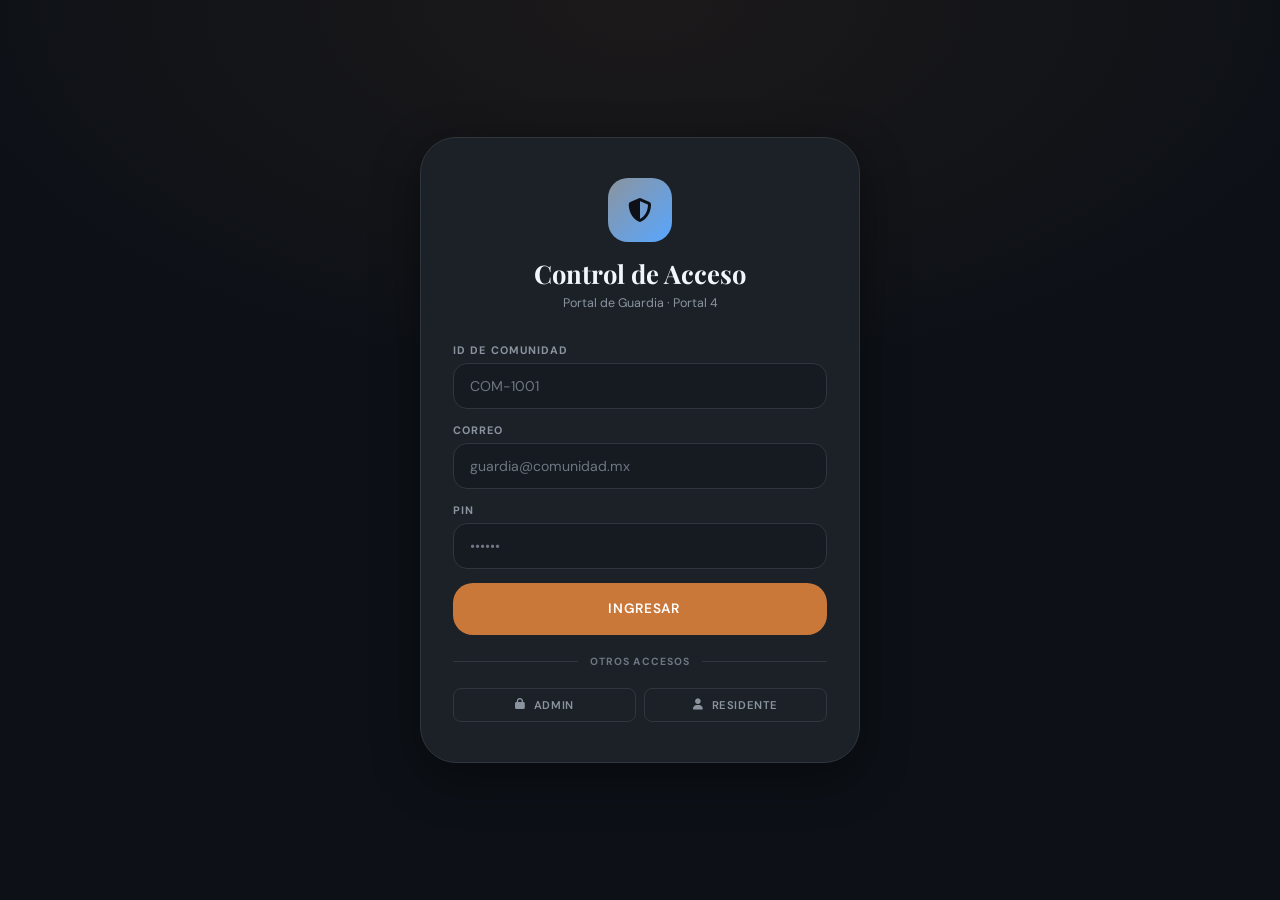
<file: guardia.html>
<!DOCTYPE html>
<html lang="es">
<head>
  <meta charset="UTF-8">
  <meta name="viewport" content="width=device-width, initial-scale=1.0">
  <title>Portal 4 — Control de Acceso</title>
  <link rel="stylesheet" href="https://cdnjs.cloudflare.com/ajax/libs/font-awesome/6.5.0/css/all.min.css">
  <link rel="stylesheet" href="./assets/css/styles.css">
  <style>
    .guard-hero { background:linear-gradient(135deg,var(--ink-card) 0%,rgba(201,120,58,.08) 100%); border:1px solid var(--ink-border); border-radius:var(--r-2xl); padding:2rem; text-align:center; margin-bottom:24px; }
    .scan-box   { width:100%; max-width:420px; margin:0 auto 24px; background:var(--ink-soft); border:2px solid var(--ink-border); border-radius:var(--r-xl); padding:2rem; }
    .scan-input { font-family:'DM Mono',monospace!important; font-size:1.6rem; font-weight:700; letter-spacing:.25em; text-align:center; text-transform:uppercase; }
    .result-ok  { background:rgba(63,185,80,.08);  border:2px solid rgba(63,185,80,.4);  border-radius:var(--r-xl); padding:1.5rem; margin-bottom:24px; }
    .result-fail{ background:rgba(248,81,73,.08);  border:2px solid rgba(248,81,73,.4);  border-radius:var(--r-xl); padding:1.5rem; margin-bottom:24px; }
    .log-row    { padding:12px; background:var(--ink-soft); border-radius:var(--r-md); border:1px solid var(--ink-border); margin-bottom:8px; display:flex; align-items:center; gap:12px; }
  </style>
</head>
<body>

<!-- ══ LOGIN ══ -->
<div id="loginScreen" class="login-screen">
  <div class="login-card">
    <div class="login-logo">
      <div class="login-mark" style="background:linear-gradient(135deg,var(--slate),var(--info))">
        <i class="fas fa-shield-halved" style="font-size:1.5rem"></i>
      </div>
      <h2>Control de Acceso</h2>
      <p>Portal de Guardia · Portal 4</p>
    </div>
    <div style="display:flex;flex-direction:column;gap:14px">
      <div><label class="field-label">ID de Comunidad</label><input type="text" id="gCom" class="input-field" placeholder="COM-1001" autocomplete="off" onkeydown="if(event.key==='Enter')loginGuard()"></div>
      <div><label class="field-label">Correo</label><input type="email" id="gUsr" class="input-field" placeholder="guardia@comunidad.mx" autocomplete="username" onkeydown="if(event.key==='Enter')loginGuard()"></div>
      <div><label class="field-label">PIN</label><input type="password" id="gPin" class="input-field" placeholder="••••••" maxlength="6" autocomplete="current-password" onkeydown="if(event.key==='Enter')loginGuard()"></div>
      <div id="gErr" style="display:none;background:rgba(248,81,73,.08);border:1px solid rgba(248,81,73,.3);border-radius:var(--r-md);padding:10px 14px;font-size:.8rem;color:var(--danger)"></div>
      <button id="gBtn" onclick="loginGuard()" class="btn btn-primary btn-lg" style="width:100%"><i class="fas fa-shield-check"></i> Ingresar</button>
    </div>
    <div class="login-divider" style="margin-top:1.25rem">Otros accesos</div>
    <div style="display:flex;gap:8px">
      <a href="./index.html"      class="btn btn-outline btn-sm" style="flex:1;text-decoration:none"><i class="fas fa-lock"></i> Admin</a>
      <a href="./residentes.html" class="btn btn-outline btn-sm" style="flex:1;text-decoration:none"><i class="fas fa-user"></i> Residente</a>
    </div>
  </div>
</div>

<!-- ══ APP SHELL ══ -->
<div id="appShell" style="display:none">
  <nav class="navbar">
    <a href="#" class="navbar-brand" onclick="return false">
      <div class="navbar-logo" style="background:linear-gradient(135deg,var(--slate),var(--info))">
        <i class="fas fa-shield-halved" style="font-size:.9rem"></i>
      </div>
      <div><div class="navbar-brand-name">Portal 4 · Guardia</div><div class="navbar-brand-sub" id="gNavCom">—</div></div>
    </a>
    <div class="nav-user">
      <div class="nav-avatar" style="background:linear-gradient(135deg,var(--slate),var(--info))" id="gNavAv">G</div>
      <div><div class="nav-user-name" id="gNavNom">—</div><div class="nav-user-role">GUARDIA</div></div>
    </div>
    <button class="btn-logout" onclick="logout()"><i class="fas fa-arrow-right-from-bracket"></i></button>
  </nav>

  <main style="padding:20px 24px;position:relative;z-index:1;max-width:700px;margin:0 auto">

    <div class="guard-hero">
      <div style="font-size:.7rem;font-weight:700;letter-spacing:.12em;text-transform:uppercase;color:var(--info);margin-bottom:6px">Bienvenido al turno</div>
      <h1 style="font-family:'Playfair Display',serif;font-size:1.6rem;margin-bottom:6px" id="guardName">Guardia</h1>
      <p style="font-size:.82rem;color:var(--slate)" id="guardTime"></p>
    </div>

    <!-- Scanner -->
    <div class="scan-box">
      <div style="font-size:.7rem;font-weight:700;letter-spacing:.12em;text-transform:uppercase;color:var(--info);text-align:center;margin-bottom:16px">
        <i class="fas fa-qrcode"></i>&nbsp; Validar Pase de Visitante
      </div>
      <input class="input-field scan-input" id="scanInput" placeholder="XXXXXXXX"
             maxlength="8" autofocus oninput="this.value=this.value.toUpperCase()"
             onkeydown="if(event.key==='Enter')validar()" style="margin-bottom:14px">
      <button class="btn btn-primary" style="width:100%" onclick="validar()">
        <i class="fas fa-shield-check"></i>&nbsp; Validar acceso
      </button>
    </div>

    <!-- Result -->
    <div id="resultBox" style="display:none"></div>

    <!-- Log del turno -->
    <div class="card" style="padding:1.5rem">
      <div style="display:flex;align-items:center;justify-content:space-between;margin-bottom:16px">
        <div><div class="section-eyebrow">Turno actual</div><h3 style="font-family:'Playfair Display',serif;font-size:1rem;color:var(--white)">Registro de Accesos</h3></div>
        <span class="badge badge-tenant" id="countBadge">0 validaciones</span>
      </div>
      <div id="checkLog">
        <p style="color:var(--slate);font-size:.82rem;font-style:italic">Sin accesos validados en este turno.</p>
      </div>
    </div>
  </main>
</div>

<script src="./assets/js/api.js"></script>
<script>
let comunidadId = '';
let checkInLog  = [];

window.addEventListener('DOMContentLoaded', () => {
  const s = Session.get();
  if (s && ['guardia','admin','superadmin'].includes(s.role)) {
    comunidadId = s.comunidadId || '';
    mostrarApp(s);
  }
  setInterval(updateTime, 1000);
  updateTime();
});

function updateTime() {
  const el = document.getElementById('guardTime');
  if (el) el.textContent = new Date().toLocaleString('es-MX', { weekday:'long', day:'2-digit', month:'long', hour:'2-digit', minute:'2-digit' });
}

async function loginGuard() {
  const btn   = document.getElementById('gBtn');
  const errEl = document.getElementById('gErr');
  const comId = document.getElementById('gCom').value.trim();
  const usr   = document.getElementById('gUsr').value.trim();
  const pin   = document.getElementById('gPin').value.trim();
  errEl.style.display='none';
  if (!comId||!usr||!pin) { errEl.textContent='Completa todos los campos.'; errEl.style.display='block'; return; }
  btn.disabled=true; btn.innerHTML='<i class="fas fa-spinner fa-spin"></i> Verificando…';
  try {
    const res = await apiPost('LOGIN', { comunidadId:comId }, { usuario:usr, pin, otpCode:'', comunidadId:comId });
    if (!['guardia','admin','superadmin'].includes(res.role)) {
      errEl.textContent='Acceso denegado: se requiere rol de guardia o admin.';
      errEl.style.display='block'; return;
    }
    Session.set({ usuario:usr, token:res.token, role:res.role, nombre:res.nombre, comunidadId:comId });
    comunidadId=comId;
    mostrarApp(res);
  } catch(err) { errEl.textContent=err.message; errEl.style.display='block'; }
  finally { btn.disabled=false; btn.innerHTML='<i class="fas fa-shield-check"></i> Ingresar'; }
}

function mostrarApp(s) {
  document.getElementById('loginScreen').style.display='none';
  document.getElementById('appShell').style.display='block';
  const n=s.nombre||'Guardia';
  document.getElementById('guardName').textContent=n;
  document.getElementById('gNavNom').textContent=n;
  document.getElementById('gNavAv').textContent=n.charAt(0).toUpperCase();
  document.getElementById('gNavCom').textContent=comunidadId;
  setTimeout(() => document.getElementById('scanInput')?.focus(), 200);
}

function logout() { Session.clear(); location.reload(); }

async function validar() {
  const codigo = document.getElementById('scanInput').value.trim().toUpperCase();
  if (codigo.length < 4) { showToast('Ingresa el código del pase','warning'); return; }
  const box = document.getElementById('resultBox');
  box.style.display='block'; box.className=''; box.innerHTML='';

  try {
    const res = await apiPost('VALIDAR_PASE', { comunidadId, codigo });
    const v   = res.visita || [];
    box.className='result-ok';
    box.innerHTML=`
      <div style="display:flex;align-items:center;gap:12px;margin-bottom:14px">
        <div style="width:52px;height:52px;background:rgba(63,185,80,.15);border-radius:50%;display:flex;align-items:center;justify-content:center;font-size:1.6rem;color:var(--success);flex-shrink:0"><i class="fas fa-check-circle"></i></div>
        <div><div style="color:var(--success);font-weight:700;font-size:1.15rem">ACCESO AUTORIZADO</div><div style="font-size:.75rem;color:var(--slate)">${new Date().toLocaleTimeString('es-MX')}</div></div>
      </div>
      <div style="display:grid;grid-template-columns:1fr 1fr;gap:10px;font-size:.82rem">
        <div><span style="color:var(--slate-light);font-size:.62rem;text-transform:uppercase;letter-spacing:.08em">Visitante</span><br><strong>${esc(v[4]||'—')}</strong></div>
        <div><span style="color:var(--slate-light);font-size:.62rem;text-transform:uppercase;letter-spacing:.08em">Unidad anfitrión</span><br><strong>${esc(v[2]||'—')}</strong></div>
        <div><span style="color:var(--slate-light);font-size:.62rem;text-transform:uppercase;letter-spacing:.08em">Residente</span><br><strong>${esc(v[3]||'—')}</strong></div>
        <div><span style="color:var(--slate-light);font-size:.62rem;text-transform:uppercase;letter-spacing:.08em">Placa</span><br><strong>${esc(v[7]||'N/A')}</strong></div>
      </div>`;
    showToast('Acceso autorizado: '+(v[4]||'visitante'),'success');
    checkInLog.unshift({ codigo, visitante:v[4]||'—', unidad:v[2]||'—', hora:new Date().toLocaleTimeString('es-MX'), ok:true });
  } catch(err) {
    box.className='result-fail';
    box.innerHTML=`
      <div style="display:flex;align-items:center;gap:12px">
        <div style="width:52px;height:52px;background:rgba(248,81,73,.12);border-radius:50%;display:flex;align-items:center;justify-content:center;font-size:1.6rem;color:var(--danger);flex-shrink:0"><i class="fas fa-times-circle"></i></div>
        <div><div style="color:var(--danger);font-weight:700;font-size:1.15rem">ACCESO DENEGADO</div><div style="font-size:.78rem;color:var(--slate);margin-top:2px">${esc(err.message)}</div></div>
      </div>`;
    showToast('Pase inválido o ya utilizado','error');
    checkInLog.unshift({ codigo, visitante:'—', unidad:'—', hora:new Date().toLocaleTimeString('es-MX'), ok:false });
  } finally {
    document.getElementById('scanInput').value='';
    document.getElementById('scanInput').focus();
    renderLog();
  }
}

function renderLog() {
  const badge = document.getElementById('countBadge');
  badge.textContent = checkInLog.length + ' validación' + (checkInLog.length!==1?'es':'');
  document.getElementById('checkLog').innerHTML = checkInLog.length
    ? checkInLog.map(e=>`<div class="log-row">
        <div style="width:32px;height:32px;border-radius:50%;display:flex;align-items:center;justify-content:center;flex-shrink:0;background:${e.ok?'rgba(63,185,80,.12)':'rgba(248,81,73,.12)'};color:${e.ok?'var(--success)':'var(--danger)'}">
          <i class="fas ${e.ok?'fa-check':'fa-times'}" style="font-size:.75rem"></i>
        </div>
        <div style="flex:1;min-width:0">
          <div style="font-size:.82rem;font-weight:600;color:var(--white);white-space:nowrap;overflow:hidden;text-overflow:ellipsis">
            ${esc(e.visitante)} <span style="color:var(--slate);font-weight:400">· Unidad ${esc(e.unidad)}</span>
          </div>
          <div style="font-size:.7rem;color:var(--slate);margin-top:1px">${esc(e.codigo)} · ${e.hora}</div>
        </div>
        <span class="badge ${e.ok?'badge-active':'badge-moroso'}" style="flex-shrink:0;font-size:.6rem">${e.ok?'OK':'FAIL'}</span>
      </div>`).join('')
    : '<p style="color:var(--slate);font-size:.82rem;font-style:italic">Sin accesos validados en este turno.</p>';
}

function esc(s){return String(s??'').replace(/&/g,'&amp;').replace(/</g,'&lt;').replace(/>/g,'&gt;').replace(/"/g,'&quot;').replace(/'/g,'&#39;');}
const TICONS={success:'fa-check-circle',error:'fa-times-circle',info:'fa-info-circle',warning:'fa-exclamation-triangle'};
function showToast(msg,type='info',dur=4000){let c=document.getElementById('toast-container');if(!c){c=document.createElement('div');c.id='toast-container';document.body.appendChild(c);}const t=document.createElement('div');t.className=`toast ${type}`;t.innerHTML=`<i class="toast-icon fas ${TICONS[type]}"></i><span>${msg}</span>`;c.appendChild(t);setTimeout(()=>{t.classList.add('hide');setTimeout(()=>t.remove(),350);},dur);}
</script>
</body>
</html>
</file>
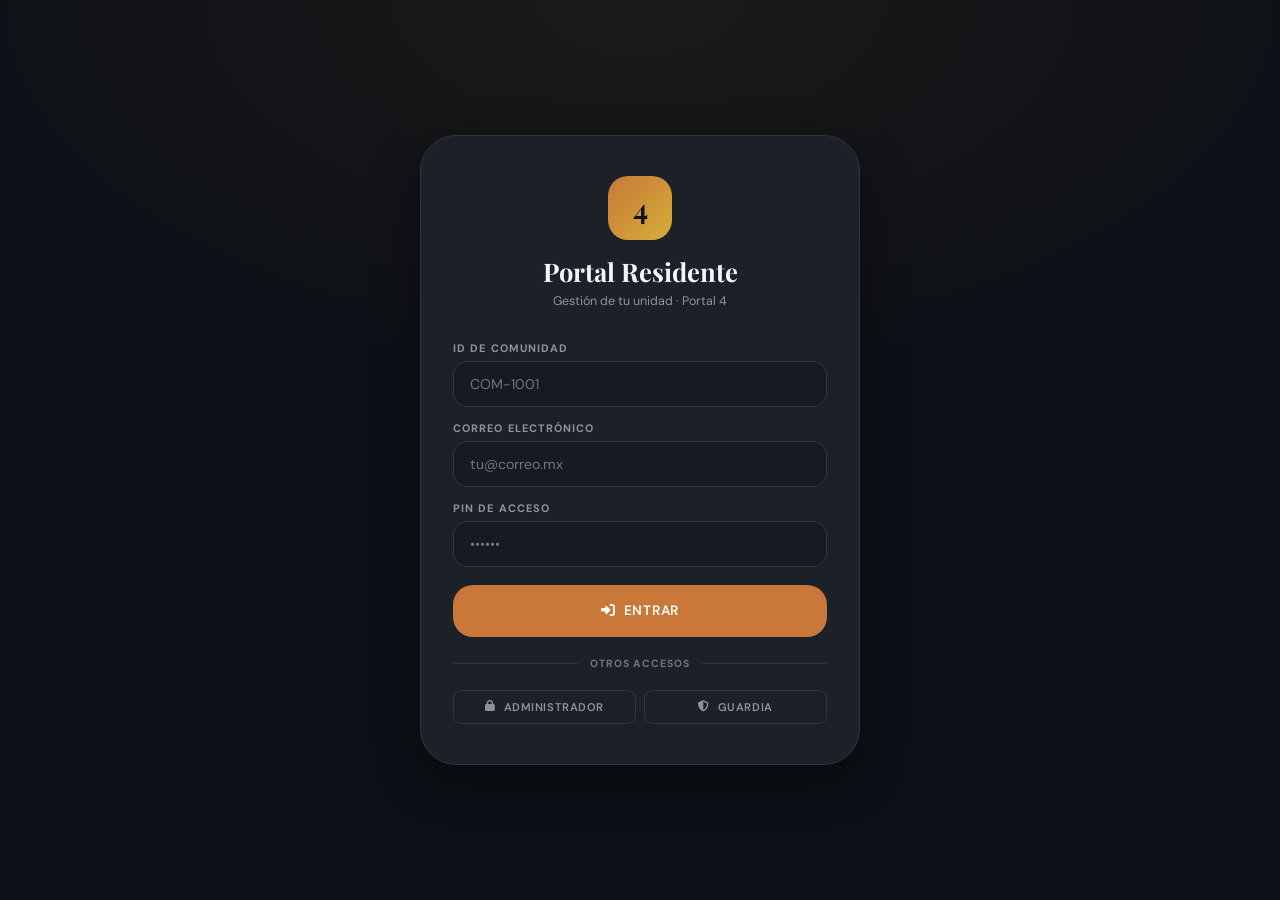
<file: residentes.html>
<!DOCTYPE html>
<html lang="es">
<head>
  <meta charset="UTF-8">
  <meta name="viewport" content="width=device-width, initial-scale=1.0">
  <title>Portal 4 — Portal Residente</title>
  <link rel="stylesheet" href="https://cdnjs.cloudflare.com/ajax/libs/font-awesome/6.5.0/css/all.min.css">
  <link rel="stylesheet" href="./assets/css/styles.css">
  <style>
    .cal-grid{display:grid;grid-template-columns:repeat(7,1fr);gap:4px;}
    .cal-cell{aspect-ratio:1;border-radius:var(--r-sm);display:flex;align-items:center;justify-content:center;font-size:.78rem;font-weight:600;cursor:pointer;transition:var(--transition);border:1px solid var(--ink-border);color:var(--slate);}
    .cal-cell.libre{border-color:rgba(63,185,80,.3);color:var(--success);background:rgba(63,185,80,.05);}
    .cal-cell.ocupado{border-color:rgba(248,81,73,.3);color:var(--danger);background:rgba(248,81,73,.05);pointer-events:none;opacity:.6;}
    .cal-cell.mia{border-color:rgba(201,120,58,.4);color:var(--copper-light);background:var(--copper-mist);}
    .cal-cell:hover.libre{background:rgba(63,185,80,.12);transform:scale(1.06);}
    .toggle-switch{position:relative;width:46px;height:24px;}
    .toggle-switch input{opacity:0;width:0;height:0;}
    .toggle-slider{position:absolute;inset:0;background:var(--ink-border);border-radius:99px;cursor:pointer;transition:.3s;}
    .toggle-slider:before{content:'';position:absolute;width:18px;height:18px;border-radius:50%;background:#fff;bottom:3px;left:3px;transition:.3s;}
    input:checked+.toggle-slider{background:var(--copper);}
    input:checked+.toggle-slider:before{transform:translateX(22px);}
    .media-card{background:var(--ink-soft);border:1px solid var(--ink-border);border-radius:var(--r-lg);overflow:hidden;transition:var(--transition);}
    .media-card:hover{border-color:var(--copper);}
  </style>
</head>
<body>

<!-- ══ LOGIN ══ -->
<div id="loginScreen" class="login-screen">
  <div class="login-card">
    <div class="login-logo">
      <div class="login-mark">4</div>
      <h2>Portal Residente</h2>
      <p>Gestión de tu unidad · Portal 4</p>
    </div>
    <div style="display:flex;flex-direction:column;gap:14px">
      <div><label class="field-label">ID de Comunidad</label><input type="text" id="rCom" class="input-field" placeholder="COM-1001" autocomplete="off" onkeydown="if(event.key==='Enter')loginRes()"></div>
      <div><label class="field-label">Correo electrónico</label><input type="email" id="rUsr" class="input-field" placeholder="tu@correo.mx" autocomplete="username" onkeydown="if(event.key==='Enter')loginRes()"></div>
      <div><label class="field-label">PIN de acceso</label><input type="password" id="rPin" class="input-field" placeholder="••••••" maxlength="6" autocomplete="current-password" onkeydown="if(event.key==='Enter')loginRes()"></div>
      <div id="rOtpWrap" style="display:none"><label class="field-label">Código 2FA</label><input type="text" id="rOtp" class="input-field" placeholder="000000" style="font-family:'DM Mono',monospace;letter-spacing:.25em;font-size:1.1rem;text-align:center" maxlength="6" inputmode="numeric"></div>
      <div id="rLoginErr" style="display:none;background:rgba(248,81,73,.08);border:1px solid rgba(248,81,73,.3);border-radius:var(--r-md);padding:10px 14px;font-size:.8rem;color:var(--danger)"></div>
      <button id="rBtn" onclick="loginRes()" class="btn btn-primary btn-lg" style="width:100%;margin-top:4px"><i class="fas fa-right-to-bracket"></i> Entrar</button>
    </div>
    <div class="login-divider" style="margin-top:1.25rem">Otros accesos</div>
    <div style="display:flex;gap:8px">
      <a href="./index.html" class="btn btn-outline btn-sm" style="flex:1;text-decoration:none"><i class="fas fa-lock"></i> Administrador</a>
      <a href="./guardia.html" class="btn btn-outline btn-sm" style="flex:1;text-decoration:none"><i class="fas fa-shield-halved"></i> Guardia</a>
    </div>
  </div>
</div>

<!-- ══ APP SHELL ══ -->
<div id="appShell" style="display:none">
  <nav class="navbar">
    <div style="display:flex;align-items:center;gap:16px">
      <a href="#" class="navbar-brand" onclick="return false">
        <div class="navbar-logo">4</div>
        <div><div class="navbar-brand-name">Portal 4</div><div class="navbar-brand-sub" id="navCom">—</div></div>
      </a>
    </div>
    <div class="navbar-nav">
      <a href="#" class="nav-link active" onclick="sw('cuenta',this)"><i class="fas fa-wallet"></i> <span>Mi cuenta</span></a>
      <a href="#" class="nav-link" onclick="sw('amenidades',this)"><i class="fas fa-dumbbell"></i> <span>Amenidades</span></a>
      <a href="#" class="nav-link" onclick="sw('visitantes',this)"><i class="fas fa-qrcode"></i> <span>Visitantes</span></a>
      <a href="#" class="nav-link" onclick="sw('incidencias',this)"><i class="fas fa-triangle-exclamation"></i> <span>Incidencias</span></a>
      <a href="#" class="nav-link" id="rentalLink" style="display:none" onclick="sw('rental',this)"><i class="fas fa-video"></i> <span>Arrendamiento</span></a>
    </div>
    <div style="display:flex;align-items:center;gap:10px">
      <div class="nav-user"><div class="nav-avatar" id="navAv">?</div><div><div class="nav-user-name" id="navNom">—</div><div class="nav-user-role" id="navRol">—</div></div></div>
      <button class="btn-logout" onclick="logout()"><i class="fas fa-arrow-right-from-bracket"></i></button>
      <button class="hamburger" id="hbBtn" onclick="toggleMobNav()"><span></span><span></span><span></span></button>
    </div>
  </nav>
  <div class="mobile-nav" id="mobNav">
    <a href="#" class="nav-link" onclick="sw('cuenta',this);closeMobNav()"><i class="fas fa-wallet"></i> Mi cuenta</a>
    <a href="#" class="nav-link" onclick="sw('amenidades',this);closeMobNav()"><i class="fas fa-dumbbell"></i> Amenidades</a>
    <a href="#" class="nav-link" onclick="sw('visitantes',this);closeMobNav()"><i class="fas fa-qrcode"></i> Visitantes</a>
    <a href="#" class="nav-link" onclick="sw('incidencias',this);closeMobNav()"><i class="fas fa-triangle-exclamation"></i> Incidencias</a>
    <a href="#" class="nav-link" id="rentalLinkMob" style="display:none" onclick="sw('rental',this);closeMobNav()"><i class="fas fa-video"></i> Arrendamiento</a>
    <div class="divider"></div>
    <button class="btn btn-danger-ghost btn-sm" onclick="logout()" style="width:100%"><i class="fas fa-arrow-right-from-bracket"></i> Salir</button>
  </div>

  <main style="padding:20px 24px;position:relative;z-index:1">

    <!-- ═══ MI CUENTA ═══ -->
    <section id="sec-cuenta" class="page-enter">
      <div style="margin-bottom:24px"><div class="section-eyebrow">Estado de cuenta</div><h1 class="section-title">Mi Unidad</h1></div>
      <div style="display:grid;grid-template-columns:repeat(auto-fit,minmax(260px,1fr));gap:20px;margin-bottom:24px">
        <div class="card card-copper" style="padding:1.75rem">
          <div style="font-size:.65rem;font-weight:700;letter-spacing:.1em;text-transform:uppercase;color:var(--copper-light);margin-bottom:8px">Estado de cuenta</div>
          <div style="font-family:'Playfair Display',serif;font-size:2.5rem;font-weight:700" id="cuentaBalance">—</div>
          <div style="font-size:.72rem;color:var(--slate);margin-top:6px" id="cuentaEstado">Cargando…</div>
          <div class="divider" style="margin:16px 0"></div>
          <div style="display:flex;gap:8px;flex-wrap:wrap">
            <button class="btn btn-primary btn-sm" onclick="showToast('SPEI próximamente — requiere integración bancaria','info',5000)"><i class="fas fa-qrcode"></i> QR de pago</button>
            <button class="btn btn-ghost btn-sm" onclick="cargarCuenta()"><i class="fas fa-rotate-right"></i> Actualizar</button>
          </div>
        </div>
        <div class="card" style="padding:1.75rem">
          <div class="section-eyebrow" style="margin-bottom:12px">Información de unidad</div>
          <div id="unitInfo"><div class="skeleton" style="height:14px;margin-bottom:10px"></div><div class="skeleton" style="height:14px;width:70%;margin-bottom:10px"></div></div>
        </div>
        <div class="card" id="inqCard" style="display:none;padding:1.75rem">
          <div class="section-eyebrow" style="margin-bottom:12px">Control de inquilino</div>
          <p style="font-size:.8rem;color:var(--slate);margin-bottom:16px">Activa o desactiva el acceso de tu inquilino.</p>
          <div id="inqList"><p style="font-size:.8rem;color:var(--slate-light);font-style:italic">Sin inquilinos en tu unidad.</p></div>
        </div>
      </div>
      <div class="card" style="padding:1.5rem">
        <div class="section-eyebrow" style="margin-bottom:4px">Historial</div>
        <h3 style="font-family:'Playfair Display',serif;font-size:1rem;color:var(--white);margin-bottom:16px">Registro de Pagos</h3>
        <div class="p4-table-wrap"><table class="p4-table"><thead><tr><th>ID</th><th>Concepto</th><th>Período</th><th>Monto</th><th>Método</th><th>Fecha</th><th>Estado</th></tr></thead><tbody id="tbPagos"><tr><td colspan="7" style="text-align:center;padding:24px;color:var(--slate)">Cargando…</td></tr></tbody></table></div>
      </div>
    </section>

    <!-- ═══ AMENIDADES ═══ -->
    <section id="sec-amenidades" style="display:none" class="page-enter">
      <div style="display:flex;align-items:flex-start;justify-content:space-between;margin-bottom:24px;flex-wrap:wrap;gap:16px">
        <div><div class="section-eyebrow">Reservaciones</div><h1 class="section-title">Amenidades</h1></div>
      </div>
      <div id="morosaWarn" style="display:none;background:rgba(248,81,73,.08);border:1px solid rgba(248,81,73,.3);border-radius:var(--r-lg);padding:1rem;margin-bottom:16px;color:var(--danger)">
        <i class="fas fa-circle-exclamation"></i> <strong>Cuenta con adeudo:</strong> No puedes reservar hasta liquidar tu saldo pendiente.
      </div>
      <div style="display:flex;gap:10px;flex-wrap:wrap;margin-bottom:20px" id="amenBtns">
        <button class="btn btn-ghost" onclick="selAmen('Salón de eventos',this)"><i class="fas fa-champagne-glasses"></i> Salón</button>
        <button class="btn btn-outline" onclick="selAmen('Rooftop',this)"><i class="fas fa-sun"></i> Rooftop</button>
        <button class="btn btn-outline" onclick="selAmen('Gimnasio',this)"><i class="fas fa-dumbbell"></i> Gimnasio</button>
        <button class="btn btn-outline" onclick="selAmen('Alberca',this)"><i class="fas fa-person-swimming"></i> Alberca</button>
        <button class="btn btn-outline" onclick="selAmen('BBQ',this)"><i class="fas fa-fire-burner"></i> BBQ</button>
      </div>
      <div style="display:grid;grid-template-columns:auto 1fr;gap:20px;align-items:start" id="amenGrid">
        <div class="card" style="padding:1.5rem;min-width:290px;max-width:340px">
          <div style="display:flex;align-items:center;justify-content:space-between;margin-bottom:14px">
            <button class="btn btn-outline btn-sm" onclick="cambiarMes(-1)"><i class="fas fa-chevron-left"></i></button>
            <h3 style="font-family:'Playfair Display',serif;font-size:.9rem" id="calTitle">—</h3>
            <button class="btn btn-outline btn-sm" onclick="cambiarMes(1)"><i class="fas fa-chevron-right"></i></button>
          </div>
          <div style="display:grid;grid-template-columns:repeat(7,1fr);gap:4px;margin-bottom:6px">
            <div style="text-align:center;font-size:.6rem;color:var(--slate-light)">L</div><div style="text-align:center;font-size:.6rem;color:var(--slate-light)">M</div>
            <div style="text-align:center;font-size:.6rem;color:var(--slate-light)">X</div><div style="text-align:center;font-size:.6rem;color:var(--slate-light)">J</div>
            <div style="text-align:center;font-size:.6rem;color:var(--slate-light)">V</div><div style="text-align:center;font-size:.6rem;color:var(--slate-light)">S</div>
            <div style="text-align:center;font-size:.6rem;color:var(--slate-light)">D</div>
          </div>
          <div class="cal-grid" id="calGrid"></div>
          <div style="display:flex;gap:10px;margin-top:12px;font-size:.65rem;flex-wrap:wrap">
            <span style="color:var(--success)">● Libre</span><span style="color:var(--danger)">● Ocupado</span><span style="color:var(--copper-light)">● Tuya</span>
          </div>
        </div>
        <div class="card" style="padding:1.5rem">
          <div class="section-eyebrow" style="margin-bottom:8px">Nueva reserva</div>
          <div style="display:flex;flex-direction:column;gap:12px">
            <div><label class="field-label">Amenidad</label><input class="input-field" id="resAmen" readonly></div>
            <div><label class="field-label">Fecha</label><input class="input-field" id="resFecha" type="date"></div>
            <div><label class="field-label">Hora</label><select class="input-field" id="resHora"><option>08:00</option><option>09:00</option><option>10:00</option><option>11:00</option><option>12:00</option><option>14:00</option><option>15:00</option><option>16:00</option><option>17:00</option><option>18:00</option><option>19:00</option><option>20:00</option></select></div>
            <div><label class="field-label">Duración</label><select class="input-field" id="resDur"><option value="1hr">1 hora</option><option value="2hr">2 horas</option><option value="3hr">3 horas</option><option value="Todo el día">Todo el día</option></select></div>
            <button class="btn btn-primary" id="btnReservar" onclick="reservar()"><i class="fas fa-calendar-check"></i> Confirmar reserva</button>
          </div>
          <div class="divider"></div>
          <div class="section-eyebrow" style="margin-bottom:10px">Mis reservaciones</div>
          <div id="misReservas"><p style="font-size:.78rem;color:var(--slate)">Cargando…</p></div>
        </div>
      </div>
    </section>

    <!-- ═══ VISITANTES ═══ -->
    <section id="sec-visitantes" style="display:none" class="page-enter">
      <div style="display:flex;align-items:flex-start;justify-content:space-between;margin-bottom:24px;flex-wrap:wrap;gap:16px">
        <div><div class="section-eyebrow">Control de acceso</div><h1 class="section-title">Mis Visitantes</h1></div>
        <button class="btn btn-primary btn-sm" onclick="abrirModal('modalVis')"><i class="fas fa-plus"></i> Invitar visitante</button>
      </div>
      <div style="display:grid;grid-template-columns:repeat(auto-fill,minmax(300px,1fr));gap:16px" id="gridVis">
        <div class="skeleton" style="height:200px;border-radius:var(--r-xl)"></div>
        <div class="skeleton" style="height:200px;border-radius:var(--r-xl)"></div>
      </div>
    </section>

    <!-- ═══ INCIDENCIAS ═══ -->
    <section id="sec-incidencias" style="display:none" class="page-enter">
      <div style="display:flex;align-items:flex-start;justify-content:space-between;margin-bottom:24px;flex-wrap:wrap;gap:16px">
        <div><div class="section-eyebrow">Soporte</div><h1 class="section-title">Mis Incidencias</h1></div>
        <button class="btn btn-primary btn-sm" onclick="abrirModal('modalInc')"><i class="fas fa-plus"></i> Reportar incidencia</button>
      </div>
      <div style="display:grid;grid-template-columns:repeat(auto-fill,minmax(300px,1fr));gap:16px" id="gridInc">
        <div class="skeleton" style="height:180px;border-radius:var(--r-xl)"></div>
      </div>
    </section>

    <!-- ═══ RENTAL ═══ -->
    <section id="sec-rental" style="display:none" class="page-enter">
      <div style="display:flex;align-items:flex-start;justify-content:space-between;margin-bottom:24px;flex-wrap:wrap;gap:16px">
        <div><div class="section-eyebrow">Portal Arrendamiento</div><h1 class="section-title">Medios de tu Unidad</h1></div>
        <button class="btn btn-primary btn-sm" onclick="abrirModal('modalMedia')"><i class="fas fa-plus"></i> Subir media</button>
      </div>
      <p style="font-size:.83rem;color:var(--slate);margin-bottom:20px">Sube fotos, videos e instructivos que tus inquilinos verán en el portal. Tu contacto permanece oculto por defecto.</p>
      <div class="card" style="padding:1.25rem;display:flex;align-items:center;justify-content:space-between;gap:16px;flex-wrap:wrap;margin-bottom:20px">
        <div><div style="font-weight:700;font-size:.88rem;margin-bottom:3px">Ocultar datos de contacto al inquilino</div><div style="font-size:.75rem;color:var(--slate)">Tu email y teléfono no serán visibles.</div></div>
        <label class="toggle-switch"><input type="checkbox" id="privToggle" checked><span class="toggle-slider"></span></label>
      </div>
      <div style="display:grid;grid-template-columns:repeat(auto-fill,minmax(260px,1fr));gap:16px" id="gridMedia">
        <div class="skeleton" style="height:200px;border-radius:var(--r-xl)"></div>
      </div>
    </section>
  </main>
</div>

<!-- ══ MODALS ══ -->
<div id="modalVis" class="modal-overlay hidden">
  <div class="modal-box">
    <div class="modal-header"><h3 class="modal-title">Invitar Visitante</h3><button class="btn-logout" onclick="cerrarModal('modalVis')"><i class="fas fa-times"></i></button></div>
    <div class="modal-body" style="display:flex;flex-direction:column;gap:14px">
      <div><label class="field-label">Nombre del visitante</label><input class="input-field" id="visNom" placeholder="Nombre completo"></div>
      <div style="display:grid;grid-template-columns:1fr 1fr;gap:12px">
        <div><label class="field-label">Fecha de visita</label><input class="input-field" id="visFecha" type="date"></div>
        <div><label class="field-label">Hora aproximada</label><input class="input-field" id="visHora" type="time"></div>
      </div>
      <div><label class="field-label">Placa (opcional)</label><input class="input-field" id="visPlaca" placeholder="ABC-1234"></div>
    </div>
    <div class="modal-footer"><button class="btn btn-outline btn-sm" onclick="cerrarModal('modalVis')">Cancelar</button><button class="btn btn-primary btn-sm" onclick="generarPase()"><i class="fas fa-qrcode"></i> Generar pase QR</button></div>
  </div>
</div>

<div id="modalQRGen" class="modal-overlay hidden">
  <div class="modal-box">
    <div class="modal-header"><h3 class="modal-title">Pase de Acceso Generado</h3><button class="btn-logout" onclick="cerrarModal('modalQRGen')"><i class="fas fa-times"></i></button></div>
    <div class="modal-body" style="text-align:center">
      <div id="qrGenImg" style="margin:0 auto 16px"></div>
      <div style="font-family:'DM Mono',monospace;font-size:1.5rem;font-weight:700;letter-spacing:.15em;color:var(--copper-light);margin-bottom:8px" id="qrGenCod"></div>
      <p style="font-size:.8rem;color:var(--slate);margin-bottom:16px">Muestra este QR o el código al guardia de seguridad.</p>
      <button class="btn btn-ghost btn-sm" onclick="copyToClipboard(document.getElementById('qrGenCod').textContent,this)"><i class="fas fa-copy"></i> Copiar código</button>
    </div>
    <div class="modal-footer"><button class="btn btn-primary btn-sm" onclick="cerrarModal('modalQRGen')">Cerrar</button></div>
  </div>
</div>

<div id="modalInc" class="modal-overlay hidden">
  <div class="modal-box">
    <div class="modal-header"><h3 class="modal-title">Reportar Incidencia</h3><button class="btn-logout" onclick="cerrarModal('modalInc')"><i class="fas fa-times"></i></button></div>
    <div class="modal-body" style="display:flex;flex-direction:column;gap:14px">
      <div style="display:grid;grid-template-columns:1fr 1fr;gap:12px">
        <div><label class="field-label">Categoría</label><select class="input-field" id="incCat"><option>Mantenimiento</option><option>Seguridad</option><option>Ruido</option><option>Limpieza</option><option>General</option></select></div>
        <div><label class="field-label">Título</label><input class="input-field" id="incTit" placeholder="Breve descripción"></div>
      </div>
      <div><label class="field-label">Descripción detallada</label><textarea class="input-field" id="incDesc" rows="4" placeholder="Explica la situación…"></textarea></div>
    </div>
    <div class="modal-footer"><button class="btn btn-outline btn-sm" onclick="cerrarModal('modalInc')">Cancelar</button><button class="btn btn-primary btn-sm" onclick="crearIncidencia()"><i class="fas fa-paper-plane"></i> Enviar reporte</button></div>
  </div>
</div>

<div id="modalMedia" class="modal-overlay hidden">
  <div class="modal-box">
    <div class="modal-header"><h3 class="modal-title">Subir Contenido</h3><button class="btn-logout" onclick="cerrarModal('modalMedia')"><i class="fas fa-times"></i></button></div>
    <div class="modal-body" style="display:flex;flex-direction:column;gap:14px">
      <div><label class="field-label">Título</label><input class="input-field" id="medTit" placeholder="Ej. Instrucciones calentador"></div>
      <div><label class="field-label">Tipo</label><select class="input-field" id="medTipo"><option value="imagen">Imagen</option><option value="video">Video</option><option value="documento">Documento / PDF</option></select></div>
      <div>
        <label class="field-label">Archivo</label>
        <div class="file-drop" onclick="document.getElementById('medFile').click()">
          <i class="fas fa-cloud-upload-alt" style="font-size:2rem;color:var(--copper-light);display:block;margin-bottom:8px"></i>
          <p style="font-size:.82rem;color:var(--slate)">Haz clic para seleccionar</p>
          <p style="font-size:.7rem;color:var(--slate-light)">Imágenes, videos, PDFs · Máx 10 MB</p>
          <input type="file" id="medFile" accept="image/*,video/*,.pdf" onchange="medFileSelected(this)">
        </div>
        <p id="medFileName" style="font-size:.72rem;color:var(--copper-light);margin-top:6px;display:none"></p>
      </div>
    </div>
    <div class="modal-footer"><button class="btn btn-outline btn-sm" onclick="cerrarModal('modalMedia')">Cancelar</button><button class="btn btn-primary btn-sm" onclick="subirMedia()"><i class="fas fa-upload"></i> Subir</button></div>
  </div>
</div>

<script src="./assets/js/api.js"></script>
<script>
/* ══════════════════════════════════════════════════════════
   PORTAL 4 — residentes.html  v2.1
══════════════════════════════════════════════════════════ */
let comunidadId = '', miUnidad = '', miRol = '';
let amenSel = 'Salón de eventos', calMes = new Date();
let reservasCache = [], isMoroso = false, mediaFile = null;

window.addEventListener('DOMContentLoaded', () => {
  const s = Session.get();
  if (s && ['propietario','inquilino','presidente','admin'].includes(s.role)) {
    comunidadId = s.comunidadId; miUnidad = s.unidad; miRol = s.role;
    mostrarApp(s);
  }
  document.getElementById('resFecha').value = new Date().toISOString().slice(0,10);
  document.getElementById('resAmen').value  = amenSel;
  document.querySelectorAll('.modal-overlay').forEach(m => m.addEventListener('click', e => { if(e.target===m) m.classList.add('hidden'); }));
  renderCalendario();
});

async function loginRes() {
  const btn    = document.getElementById('rBtn');
  const errEl  = document.getElementById('rLoginErr');
  const comId  = document.getElementById('rCom').value.trim();
  const usuario = document.getElementById('rUsr').value.trim();
  const pin    = document.getElementById('rPin').value.trim();
  const otp    = document.getElementById('rOtp')?.value.replace(/\s/g,'').trim() || '';
  errEl.style.display = 'none';
  if (!comId||!usuario||!pin) { errEl.textContent='Completa todos los campos.'; errEl.style.display='block'; return; }
  btn.disabled=true; btn.innerHTML='<i class="fas fa-spinner fa-spin"></i> Verificando…';
  try {
    const res = await apiPost('LOGIN', { comunidadId: comId }, { usuario, pin, otpCode:otp, comunidadId:comId });
    const allowed = ['propietario','inquilino','presidente','admin'];
    if (!allowed.includes(res.role)) { errEl.textContent='Acceso no permitido para este rol.'; errEl.style.display='block'; return; }
    Session.set({ usuario, token:res.token, role:res.role, nombre:res.nombre, comunidadId:comId, unidad:res.unidad||'' });
    comunidadId=comId; miUnidad=res.unidad||''; miRol=res.role;
    mostrarApp(res);
  } catch(err) { errEl.textContent=err.message; errEl.style.display='block'; }
  finally { btn.disabled=false; btn.innerHTML='<i class="fas fa-right-to-bracket"></i> Entrar'; }
}

function mostrarApp(s) {
  document.getElementById('loginScreen').style.display='none';
  document.getElementById('appShell').style.display='block';
  const n=s.nombre||'—';
  document.getElementById('navNom').textContent=n;
  document.getElementById('navRol').textContent=(s.role||'').toUpperCase();
  document.getElementById('navAv').textContent=n.charAt(0).toUpperCase();
  document.getElementById('navCom').textContent=comunidadId;
  if (miRol==='propietario') {
    document.getElementById('rentalLink').style.display='flex';
    document.getElementById('inqCard').style.display='block';
  }
  cargarCuenta();
  cargarMisReservas();
  cargarMisVisitantes();
  cargarMisIncidencias();
  if (miRol==='propietario') cargarMedia();
}

function logout() { Session.clear(); location.reload(); }
function sw(sec,el) {
  document.querySelectorAll('section[id^="sec-"]').forEach(s=>s.style.display='none');
  document.getElementById('sec-'+sec).style.display='block';
  document.querySelectorAll('.nav-link').forEach(l=>l.classList.remove('active'));
  if(el) el.classList.add('active');
}
function toggleMobNav(){ document.getElementById('mobNav').classList.toggle('open'); document.getElementById('hbBtn').classList.toggle('open'); }
function closeMobNav() { document.getElementById('mobNav').classList.remove('open'); document.getElementById('hbBtn').classList.remove('open'); }
function abrirModal(id)  { document.getElementById(id).classList.remove('hidden'); }
function cerrarModal(id) { document.getElementById(id).classList.add('hidden'); }

/* ── Mi Cuenta ── */
async function cargarCuenta() {
  try {
    const res = await apiPost('CONSULTAR_ESTADO_CUENTA', { comunidadId, unidad:miUnidad });
    const prop  = res.propiedad || [];
    const pagos = res.pagos    || [];
    isMoroso = prop[8] === 'Moroso';
    const balEl = document.getElementById('cuentaBalance');
    balEl.style.color   = isMoroso ? 'var(--danger)' : 'var(--success)';
    balEl.textContent   = isMoroso ? 'CON ADEUDO' : 'AL CORRIENTE';
    document.getElementById('cuentaEstado').textContent = `Unidad ${miUnidad} · ${prop[8]||'—'}`;
    document.getElementById('morosaWarn').style.display = isMoroso ? 'block' : 'none';
    const btn = document.getElementById('btnReservar');
    if (isMoroso) { btn.disabled=true; btn.title='Saldo pendiente'; }
    document.getElementById('unitInfo').innerHTML = [
      ['Torre','1',prop[1]||'—'],['Unidad','2',prop[2]||miUnidad],['Propietario','4',prop[4]||'—'],
      ['Superficie','5',(prop[5]?prop[5]+' m²':'—')],['Estacionamiento','6',prop[6]||'—'],['Bodega','7',prop[7]||'—'],
    ].map(([k,,v])=>`<div style="display:flex;justify-content:space-between;align-items:center;padding:6px 0;border-bottom:1px solid var(--ink-border-soft)"><span style="font-size:.7rem;color:var(--slate);text-transform:uppercase;letter-spacing:.07em">${k}</span><span style="font-size:.82rem;font-weight:600">${v}</span></div>`).join('');
    document.getElementById('tbPagos').innerHTML = pagos.length
      ? pagos.map(r=>`<tr><td class="mono">${esc(r[0])}</td><td>${esc(r[3])}</td><td>${esc(r[7])||'—'}</td><td style="color:var(--success);font-weight:700">${fmtMXN(r[4])}</td><td>${esc(r[5])}</td><td style="color:var(--slate)">${fmtDate(r[8])}</td><td><span class="badge badge-active">${esc(r[10])}</span></td></tr>`).join('')
      : '<tr><td colspan="7" style="text-align:center;padding:20px;color:var(--slate)">Sin pagos registrados.</td></tr>';
  } catch(err) { showToast('Error cuenta: '+err.message,'error'); }
}

/* ── Amenidades ── */
function selAmen(nombre,btn) {
  amenSel=nombre; document.getElementById('resAmen').value=nombre;
  document.querySelectorAll('#amenBtns .btn').forEach(b=>b.className=b.className.replace('btn-ghost','btn-outline'));
  btn.className=btn.className.replace('btn-outline','btn-ghost');
  renderCalendario();
}
function cambiarMes(d) { calMes.setMonth(calMes.getMonth()+d); renderCalendario(); }
function renderCalendario() {
  const y=calMes.getFullYear(), m=calMes.getMonth();
  document.getElementById('calTitle').textContent=new Date(y,m,1).toLocaleDateString('es-MX',{month:'long',year:'numeric'});
  const dias=new Date(y,m+1,0).getDate(), start=(new Date(y,m,1).getDay()+6)%7;
  let html='<div></div>'.repeat(start);
  for(let d=1;d<=dias;d++){
    const ds=`${y}-${String(m+1).padStart(2,'0')}-${String(d).padStart(2,'0')}`;
    const mine =reservasCache.some(r=>r.amenidad===amenSel&&r.fecha===ds&&r.unidad===miUnidad&&r.estado!=='Cancelado');
    const taken=reservasCache.some(r=>r.amenidad===amenSel&&r.fecha===ds&&r.estado!=='Cancelado');
    html+=`<div class="cal-cell ${mine?'mia':taken?'ocupado':'libre'}" onclick="selFecha('${ds}')" title="${ds}">${d}</div>`;
  }
  document.getElementById('calGrid').innerHTML=html;
}
function selFecha(d) { document.getElementById('resFecha').value=d; }

async function cargarMisReservas() {
  try {
    const res = await apiPost('LEER_AMENIDADES', { comunidadId });
    const all  = Array.isArray(res) ? res.slice(1) : [];
    reservasCache = all.map(r=>({id:r[0],unidad:r[1],amenidad:r[2],fecha:r[3],hora:r[4],dur:r[5],residente:r[6],estado:r[8]}));
    const mias = reservasCache.filter(r=>r.unidad===miUnidad&&r.estado!=='Cancelado');
    renderCalendario();
    document.getElementById('misReservas').innerHTML = mias.length
      ? mias.map(r=>`<div style="background:var(--ink-soft);border:1px solid var(--ink-border);border-radius:var(--r-md);padding:10px 12px;display:flex;justify-content:space-between;align-items:center;gap:8px;margin-bottom:8px">
          <div><div style="font-size:.78rem;font-weight:700">${esc(r.amenidad)}</div><div style="font-size:.68rem;color:var(--slate)">${esc(r.fecha)} · ${esc(r.hora)}</div></div>
          <div style="display:flex;align-items:center;gap:6px">
            <span class="badge badge-active">${esc(r.estado)}</span>
            <button class="btn btn-xs btn-danger-ghost" onclick="cancelarRes('${esc(r.id)}')">✕</button>
          </div>
        </div>`).join('')
      : '<p style="font-size:.77rem;color:var(--slate);font-style:italic">Sin reservaciones activas.</p>';
  } catch {}
}

async function reservar() {
  if(isMoroso) { showToast('No puedes reservar con saldo pendiente','error'); return; }
  try {
    const res = await apiPost('RESERVAR_AMENIDAD', {
      comunidadId, amenidad:document.getElementById('resAmen').value,
      fecha:document.getElementById('resFecha').value,
      hora: document.getElementById('resHora').value,
      duracion:document.getElementById('resDur').value
    });
    showToast('Reserva confirmada: '+res.id,'success');
    cargarMisReservas();
  } catch(err) { showToast('Error: '+err.message,'error'); }
}

async function cancelarRes(id) {
  if(!confirm('¿Cancelar esta reserva?')) return;
  try { await apiPost('CANCELAR_RESERVA',{comunidadId,id}); showToast('Cancelada','warning'); cargarMisReservas(); }
  catch(err) { showToast('Error: '+err.message,'error'); }
}

/* ── Visitantes ── */
async function cargarMisVisitantes() {
  try {
    const res = await apiPost('LEER_VISITANTES', { comunidadId });
    const all = Array.isArray(res) ? res.slice(1) : [];
    const mios = all.filter(r=>r[2]===miUnidad);
    document.getElementById('gridVis').innerHTML = mios.length
      ? mios.map(r=>`<div class="card card-hover" style="padding:1.25rem">
          <div style="display:flex;justify-content:space-between;align-items:flex-start;margin-bottom:10px">
            <span class="mono" style="font-size:.7rem;color:var(--copper-light)">${esc(r[0])}</span>
            <span class="badge badge-${r[9]==='Vigente'?'active':r[9]==='Usado'?'guard':'moroso'}">${esc(r[9])}</span>
          </div>
          <div style="font-weight:700;font-size:.92rem;margin-bottom:6px">${esc(r[4])}</div>
          <div style="font-size:.75rem;color:var(--slate);margin-bottom:12px"><i class="fas fa-calendar"></i> ${esc(r[5])} ${r[6]?'· '+r[6]:''} ${r[7]?'<br><i class="fas fa-car"></i> '+esc(r[7]):''}</div>
          <img src="${qrUrl(r[1],80)}" width="80" height="80" style="border-radius:var(--r-sm);display:block;margin-bottom:10px" onerror="this.style.display='none'">
          <div style="font-family:'DM Mono',monospace;font-size:.8rem;letter-spacing:.12em;color:var(--copper-light);font-weight:700">${esc(r[1])}</div>
        </div>`).join('')
      : '<p style="color:var(--slate);grid-column:1/-1;padding:24px">Sin visitantes registrados.</p>';
  } catch(err) { showToast('Error visitantes: '+err.message,'error'); }
}

async function generarPase() {
  try {
    const res = await apiPost('GENERAR_PASE_VISITANTE', {
      comunidadId,
      nombreVisitante: document.getElementById('visNom').value.trim(),
      fechaVisita: document.getElementById('visFecha').value,
      horaVisita:  document.getElementById('visHora').value,
      placa:       document.getElementById('visPlaca').value.trim()
    });
    cerrarModal('modalVis');
    document.getElementById('qrGenCod').textContent=res.codigo;
    document.getElementById('qrGenImg').innerHTML=`<img src="${qrUrl(res.codigo,160)}" width="160" height="160" style="border-radius:var(--r-md)">`;
    abrirModal('modalQRGen');
    showToast('Pase generado: '+res.codigo,'success');
    cargarMisVisitantes();
  } catch(err) { showToast('Error: '+err.message,'error'); }
}

/* ── Incidencias ── */
async function cargarMisIncidencias() {
  try {
    const res  = await apiPost('LEER_INCIDENCIAS', { comunidadId });
    const rows = Array.isArray(res) ? res.slice(1) : [];
    document.getElementById('gridInc').innerHTML = rows.length
      ? rows.map(r=>`<div class="card" style="padding:1.25rem">
          <div style="display:flex;justify-content:space-between;margin-bottom:8px">
            <span class="mono" style="font-size:.68rem;color:var(--copper-light)">${esc(r[0])}</span>
            <span class="badge badge-${r[7]==='Abierto'?'moroso':r[7]==='Resuelto'||r[7]==='Cerrado'?'active':'pending'}">${esc(r[7])}</span>
          </div>
          <div style="font-weight:700;margin-bottom:6px">${esc(r[4])}</div>
          <p style="font-size:.77rem;color:var(--slate);line-height:1.5;margin-bottom:10px">${esc(r[5])}</p>
          ${r[8]?`<div style="background:var(--ink-soft);border-left:3px solid var(--copper);padding:10px;border-radius:0 var(--r-sm) var(--r-sm) 0;font-size:.75rem;color:var(--white)"><div style="font-size:.62rem;color:var(--copper-light);margin-bottom:4px">RESPUESTA ADMIN</div>${esc(r[8])}</div>`
              :'<div style="font-size:.72rem;color:var(--slate-light);font-style:italic">Esperando respuesta.</div>'}
        </div>`).join('')
      : '<p style="color:var(--slate);grid-column:1/-1;padding:24px">Sin incidencias reportadas.</p>';
  } catch {}
}

async function crearIncidencia() {
  const t=document.getElementById('incTit').value.trim(), d=document.getElementById('incDesc').value.trim();
  if(!t||!d) { showToast('Completa todos los campos','warning'); return; }
  try {
    await apiPost('CREAR_INCIDENCIA', { comunidadId, categoria:document.getElementById('incCat').value, titulo:t, descripcion:d });
    cerrarModal('modalInc'); showToast('Incidencia enviada','success'); cargarMisIncidencias();
  } catch(err) { showToast('Error: '+err.message,'error'); }
}

/* ── Rental media ── */
async function cargarMedia() {
  try {
    const res  = await apiPost('LEER_MEDIA_PROPIEDAD', { comunidadId, unidad:miUnidad });
    const rows = Array.isArray(res) ? res : [];
    const icons = { imagen:'fa-image', video:'fa-video', documento:'fa-file-pdf' };
    document.getElementById('gridMedia').innerHTML = rows.length
      ? rows.map(r=>`<div class="media-card"><div style="aspect-ratio:16/9;display:flex;align-items:center;justify-content:center;background:var(--ink-border);font-size:2.5rem;color:var(--slate-light)"><i class="fas ${icons[r[1]]||'fa-file'}"></i></div><div style="padding:12px"><div style="font-weight:700;font-size:.85rem;margin-bottom:4px">${esc(r[2]||'Sin título')}</div><div style="font-size:.7rem;color:var(--slate)">${esc(r[1])} · ${fmtDate(r[4])}</div><a href="${esc(r[3])}" target="_blank" class="btn btn-ghost btn-sm" style="margin-top:10px;width:100%;text-decoration:none"><i class="fas fa-external-link-alt"></i> Abrir</a></div></div>`).join('')
      : '<p style="color:var(--slate);grid-column:1/-1;padding:24px">Sin contenido subido aún.</p>';
  } catch {}
}

function medFileSelected(input) {
  mediaFile=input.files[0];
  const el=document.getElementById('medFileName');
  if(mediaFile) { el.textContent=mediaFile.name; el.style.display='block'; }
}

async function subirMedia() {
  if(!mediaFile) { showToast('Selecciona un archivo','warning'); return; }
  try {
    const b64=await fileToBase64(mediaFile);
    await apiPost('SUBIR_MEDIA_PROPIEDAD', {
      comunidadId, unidad:miUnidad, archivoBase64:b64, archivoNombre:mediaFile.name,
      tipo:document.getElementById('medTipo').value, titulo:document.getElementById('medTit').value.trim()
    });
    cerrarModal('modalMedia'); showToast('Archivo subido','success'); mediaFile=null; cargarMedia();
  } catch(err) { showToast('Error: '+err.message,'error'); }
}
</script>
</body>
</html>
</file>
<file: assets/css/styles.css>
/* ================================================================
   PORTAL 4 — Design System
   Aesthetic: Urban Luxury · Architectural Modernism · Dark Precision
   Palette: Obsidian / Champagne / Copper accent
   ================================================================ */

@import url('https://fonts.googleapis.com/css2?family=Playfair+Display:ital,wght@0,400;0,600;0,700;1,400;1,600&family=DM+Sans:wght@300;400;500;600;700&family=DM+Mono:wght@400;500&display=swap');

/* ── Design Tokens ─────────────────────────────────────────── */
:root {
  --ink:          #0D1117;
  --ink-soft:     #161B22;
  --ink-card:     #1C2128;
  --ink-border:   #30363D;
  --ink-border-soft: #21262D;

  --champagne:    #F0E6D3;
  --champagne-deep: #DDD0B8;
  --champagne-soft: #E8DCC8;

  --copper:       #C9783A;
  --copper-light: #E8A06A;
  --copper-mist:  rgba(201,120,58,.12);
  --copper-glow:  rgba(201,120,58,.25);

  --gold:         #D4AF37;
  --gold-mist:    rgba(212,175,55,.10);

  --slate:        #8B949E;
  --slate-light:  #6E7681;
  --white:        #F0F6FC;
  --white-soft:   rgba(240,246,252,.85);

  --success:      #3FB950;
  --danger:       #F85149;
  --warning:      #D29922;
  --info:         #58A6FF;

  --r-sm:   8px;
  --r-md:   14px;
  --r-lg:   20px;
  --r-xl:   28px;
  --r-2xl:  36px;

  --shadow-sm:   0 2px 8px rgba(0,0,0,.25);
  --shadow-md:   0 6px 24px rgba(0,0,0,.35);
  --shadow-lg:   0 16px 48px rgba(0,0,0,.45);
  --shadow-copper: 0 8px 32px rgba(201,120,58,.2);

  --transition: all .25s cubic-bezier(.4,0,.2,1);
}

/* ── Reset ──────────────────────────────────────────────────── */
*, *::before, *::after { box-sizing: border-box; margin: 0; padding: 0; }
html { scroll-behavior: smooth; }
body {
  font-family: 'DM Sans', system-ui, sans-serif;
  background: var(--ink);
  color: var(--white);
  min-height: 100vh;
  -webkit-font-smoothing: antialiased;
  -moz-osx-font-smoothing: grayscale;
  overflow-x: hidden;
}

/* ── Background texture ─────────────────────────────────────── */
body::before {
  content: '';
  position: fixed;
  inset: 0;
  background-image:
    radial-gradient(ellipse 70% 50% at 85% 5%, rgba(201,120,58,.07) 0%, transparent 60%),
    radial-gradient(ellipse 50% 60% at 10% 95%, rgba(212,175,55,.05) 0%, transparent 60%),
    url("data:image/svg+xml,%3Csvg xmlns='http://www.w3.org/2000/svg' width='60' height='60'%3E%3Crect width='60' height='60' fill='none'/%3E%3Ccircle cx='1' cy='1' r='.5' fill='rgba(240,246,252,.025)'/%3E%3C/svg%3E");
  pointer-events: none;
  z-index: 0;
}

/* ── Scrollbar ──────────────────────────────────────────────── */
::-webkit-scrollbar { width: 5px; }
::-webkit-scrollbar-track { background: var(--ink-soft); }
::-webkit-scrollbar-thumb { background: var(--ink-border); border-radius: 99px; }
::-webkit-scrollbar-thumb:hover { background: var(--copper); }

/* ── Navbar ─────────────────────────────────────────────────── */
.navbar {
  background: rgba(13,17,23,.9);
  backdrop-filter: blur(20px);
  -webkit-backdrop-filter: blur(20px);
  border-bottom: 1px solid var(--ink-border);
  position: sticky;
  top: 0;
  z-index: 100;
  padding: 0 2rem;
  height: 64px;
  display: flex;
  align-items: center;
  justify-content: space-between;
  gap: 1rem;
}
.navbar-brand { display: flex; align-items: center; gap: 12px; text-decoration: none; }
.navbar-logo {
  width: 36px; height: 36px;
  background: linear-gradient(135deg, var(--copper), var(--gold));
  border-radius: var(--r-sm);
  display: flex; align-items: center; justify-content: center;
  font-family: 'Playfair Display', serif;
  font-weight: 700;
  font-size: 1.1rem;
  color: var(--ink);
  flex-shrink: 0;
}
.navbar-brand-name {
  font-family: 'Playfair Display', serif;
  font-size: 1rem;
  font-weight: 700;
  color: var(--white);
  letter-spacing: .02em;
}
.navbar-brand-sub {
  font-size: .65rem;
  color: var(--copper-light);
  font-weight: 500;
  letter-spacing: .08em;
  text-transform: uppercase;
  margin-top: 1px;
}
.navbar-tagline {
  font-size: .75rem;
  color: var(--slate);
  padding-left: 16px;
  border-left: 1px solid var(--ink-border);
  font-style: italic;
}
.navbar-nav { display: flex; align-items: center; gap: 2px; }
.nav-link {
  font-size: .73rem;
  font-weight: 600;
  letter-spacing: .06em;
  text-transform: uppercase;
  color: var(--slate);
  padding: 7px 14px;
  border-radius: var(--r-sm);
  text-decoration: none;
  transition: var(--transition);
  display: flex; align-items: center; gap: 7px;
  white-space: nowrap;
}
.nav-link:hover { background: var(--ink-card); color: var(--white); }
.nav-link.active { background: var(--copper-mist); color: var(--copper-light); border: 1px solid rgba(201,120,58,.3); }
.nav-user {
  display: flex; align-items: center; gap: 10px;
  padding: 6px 12px;
  background: var(--ink-card);
  border: 1px solid var(--ink-border);
  border-radius: var(--r-md);
}
.nav-avatar {
  width: 30px; height: 30px;
  border-radius: 50%;
  background: linear-gradient(135deg, var(--copper), var(--gold));
  display: flex; align-items: center; justify-content: center;
  font-size: .7rem; font-weight: 700; color: var(--ink);
}
.nav-user-name { font-size: .75rem; font-weight: 700; color: var(--white); text-transform: uppercase; letter-spacing: .04em; }
.nav-user-role { font-size: .6rem; color: var(--copper-light); font-weight: 500; }
.btn-logout {
  width: 34px; height: 34px;
  border-radius: var(--r-sm);
  border: 1px solid rgba(248,81,73,.3);
  background: rgba(248,81,73,.08);
  color: var(--danger);
  cursor: pointer;
  display: flex; align-items: center; justify-content: center;
  transition: var(--transition); font-size: .8rem;
}
.btn-logout:hover { background: var(--danger); color: #fff; border-color: var(--danger); }

/* ── Hamburger (mobile) ─────────────────────────────────────── */
.hamburger {
  display: none;
  flex-direction: column; gap: 5px;
  cursor: pointer; padding: 4px;
  background: none; border: none;
}
.hamburger span { width: 22px; height: 2px; background: var(--white); border-radius: 2px; transition: var(--transition); }
.hamburger.open span:nth-child(1) { transform: rotate(45deg) translate(5px, 5px); }
.hamburger.open span:nth-child(2) { opacity: 0; }
.hamburger.open span:nth-child(3) { transform: rotate(-45deg) translate(5px, -5px); }

/* ── Mobile nav overlay ─────────────────────────────────────── */
.mobile-nav {
  display: none;
  position: fixed; inset: 64px 0 0 0;
  background: rgba(13,17,23,.97);
  backdrop-filter: blur(24px);
  z-index: 99;
  padding: 2rem;
  flex-direction: column; gap: 8px;
  overflow-y: auto;
  animation: slideDown .25s ease;
}
.mobile-nav.open { display: flex; }
@keyframes slideDown { from { opacity:0; transform:translateY(-12px); } to { opacity:1; transform:none; } }
.mobile-nav .nav-link { font-size: .85rem; padding: 14px 16px; border-radius: var(--r-md); border: 1px solid transparent; }
.mobile-nav .nav-link:hover, .mobile-nav .nav-link.active { border-color: var(--ink-border); }

/* ── Cards ──────────────────────────────────────────────────── */
.card {
  background: var(--ink-card);
  border: 1px solid var(--ink-border);
  border-radius: var(--r-xl);
  box-shadow: var(--shadow-sm);
  transition: var(--transition);
  position: relative;
}
.card-hover:hover { transform: translateY(-2px); box-shadow: var(--shadow-md); border-color: var(--ink-border); }
.card-copper { border-color: rgba(201,120,58,.35); background: linear-gradient(135deg, var(--ink-card), rgba(201,120,58,.05)); }
.card-gold   { border-color: rgba(212,175,55,.25); }

/* ── Stat cards ─────────────────────────────────────────────── */
.stat-card {
  background: var(--ink-card);
  border: 1px solid var(--ink-border);
  border-radius: var(--r-lg);
  padding: 1.25rem 1.5rem;
  display: flex; align-items: center; gap: 1rem;
  transition: var(--transition); position: relative; overflow: hidden;
}
.stat-card::after {
  content: ''; position: absolute; bottom: -24px; right: -24px;
  width: 90px; height: 90px; border-radius: 50%; opacity: .07;
}
.stat-card.s-copper { border-left: 3px solid var(--copper); }
.stat-card.s-copper::after { background: var(--copper); }
.stat-card.s-gold   { border-left: 3px solid var(--gold); }
.stat-card.s-gold::after   { background: var(--gold); }
.stat-card.s-green  { border-left: 3px solid var(--success); }
.stat-card.s-green::after  { background: var(--success); }
.stat-card.s-red    { border-left: 3px solid var(--danger); }
.stat-card.s-red::after    { background: var(--danger); }
.stat-card.s-blue   { border-left: 3px solid var(--info); }
.stat-card.s-blue::after   { background: var(--info); }
.stat-icon { width: 48px; height: 48px; border-radius: var(--r-md); display: flex; align-items: center; justify-content: center; font-size: 1.2rem; flex-shrink: 0; }
.stat-value { font-family: 'Playfair Display', serif; font-size: 2rem; font-weight: 700; line-height: 1; color: var(--white); }
.stat-label { font-size: .68rem; font-weight: 600; letter-spacing: .08em; text-transform: uppercase; color: var(--slate); margin-top: 3px; }
.stat-trend { font-size: .7rem; font-weight: 600; margin-top: 4px; }
.stat-trend.up   { color: var(--success); }
.stat-trend.down { color: var(--danger); }

/* ── Buttons ────────────────────────────────────────────────── */
.btn {
  display: inline-flex; align-items: center; justify-content: center; gap: 8px;
  font-family: 'DM Sans', sans-serif;
  font-weight: 600; font-size: .78rem; letter-spacing: .05em; text-transform: uppercase;
  border: none; border-radius: var(--r-md); cursor: pointer; transition: var(--transition);
  padding: 0 20px; height: 42px; white-space: nowrap; text-decoration: none;
}
.btn:active { transform: scale(.97); }
.btn:disabled { opacity: .4; pointer-events: none; }

.btn-primary  { background: var(--copper); color: #fff; }
.btn-primary:hover { background: var(--copper-light); box-shadow: var(--shadow-copper); }

.btn-gold     { background: linear-gradient(135deg, var(--gold), var(--copper)); color: var(--ink); font-weight: 700; }
.btn-gold:hover { opacity: .9; box-shadow: 0 6px 24px rgba(212,175,55,.3); }

.btn-ghost    { background: var(--copper-mist); color: var(--copper-light); border: 1px solid rgba(201,120,58,.3); }
.btn-ghost:hover { background: rgba(201,120,58,.2); border-color: var(--copper); }

.btn-outline  { background: transparent; border: 1.5px solid var(--ink-border); color: var(--slate); }
.btn-outline:hover { border-color: var(--copper); color: var(--copper-light); }

.btn-danger-ghost { background: rgba(248,81,73,.08); color: var(--danger); border: 1px solid rgba(248,81,73,.25); }
.btn-danger-ghost:hover { background: var(--danger); color: #fff; }

.btn-success  { background: var(--success); color: #fff; }
.btn-dark     { background: var(--ink-soft); color: var(--white); border: 1px solid var(--ink-border); }
.btn-dark:hover { background: var(--ink-card); border-color: var(--copper); }

.btn-lg { height: 52px; font-size: .85rem; padding: 0 28px; border-radius: var(--r-lg); }
.btn-sm { height: 34px; font-size: .7rem; padding: 0 14px; border-radius: var(--r-sm); }
.btn-xs { height: 28px; font-size: .65rem; padding: 0 10px; border-radius: var(--r-sm); }
.btn-icon { width: 38px; height: 38px; padding: 0; border-radius: var(--r-sm); }

/* ── Inputs ─────────────────────────────────────────────────── */
.input-field {
  width: 100%; height: 46px;
  padding: 0 16px;
  background: var(--ink-soft);
  border: 1.5px solid var(--ink-border);
  border-radius: var(--r-md);
  font-family: 'DM Sans', sans-serif;
  font-size: .88rem;
  color: var(--white);
  transition: var(--transition); outline: none;
}
.input-field::placeholder { color: var(--slate-light); }
.input-field:focus { border-color: var(--copper); background: var(--ink-card); box-shadow: 0 0 0 3px var(--copper-mist); }
.input-field.error { border-color: var(--danger); background: rgba(248,81,73,.05); }
.input-field.valid { border-color: var(--success); }
textarea.input-field { height: auto; padding: 12px 16px; resize: none; line-height: 1.6; }
select.input-field { cursor: pointer; appearance: none; background-image: url("data:image/svg+xml,%3Csvg xmlns='http://www.w3.org/2000/svg' width='10' height='6'%3E%3Cpath d='M0 0l5 6 5-6z' fill='%238B949E'/%3E%3C/svg%3E"); background-repeat: no-repeat; background-position: right 14px center; padding-right: 36px; }

.field-label { display: block; font-size: .68rem; font-weight: 700; letter-spacing: .1em; text-transform: uppercase; color: var(--slate); margin-bottom: 6px; }
.field-error-msg { font-size: .7rem; color: var(--danger); margin-top: 5px; font-weight: 500; }

/* ── Badges ─────────────────────────────────────────────────── */
.badge { display: inline-flex; align-items: center; gap: 5px; padding: 3px 10px; border-radius: 99px; font-size: .65rem; font-weight: 700; letter-spacing: .06em; text-transform: uppercase; }
.badge-active   { background: rgba(63,185,80,.15); color: var(--success); border: 1px solid rgba(63,185,80,.3); }
.badge-pending  { background: rgba(210,153,34,.15); color: var(--warning); border: 1px solid rgba(210,153,34,.3); }
.badge-moroso   { background: rgba(248,81,73,.15); color: var(--danger); border: 1px solid rgba(248,81,73,.3); }
.badge-admin    { background: rgba(201,120,58,.15); color: var(--copper-light); border: 1px solid rgba(201,120,58,.3); }
.badge-tenant   { background: rgba(88,166,255,.15); color: var(--info); border: 1px solid rgba(88,166,255,.3); }
.badge-owner    { background: rgba(212,175,55,.15); color: var(--gold); border: 1px solid rgba(212,175,55,.3); }
.badge-guard    { background: rgba(139,148,158,.12); color: var(--slate); border: 1px solid var(--ink-border); }

/* ── Table ──────────────────────────────────────────────────── */
.p4-table-wrap { overflow-x:auto; border-radius: var(--r-lg); border: 1px solid var(--ink-border); -webkit-overflow-scrolling: touch; }
.p4-table { width:100%; border-collapse:collapse; font-size:.82rem; min-width:700px; }
.p4-table th { background: var(--ink-soft); color: var(--slate); padding:12px 16px; text-align:left; font-size:.62rem; font-weight:700; letter-spacing:.1em; text-transform:uppercase; white-space:nowrap; border-bottom: 1px solid var(--ink-border); }
.p4-table td { padding:12px 16px; border-bottom:1px solid var(--ink-border-soft); vertical-align:middle; color: var(--white); }
.p4-table tr:last-child td { border-bottom:none; }
.p4-table tr:hover td { background: rgba(240,246,252,.02); transition:.15s; }
.p4-table .mono { font-family:'DM Mono',monospace; font-size:.75rem; color: var(--copper-light); }

/* ── Login ──────────────────────────────────────────────────── */
.login-screen {
  position: fixed; inset: 0;
  background: var(--ink);
  display: flex; align-items: center; justify-content: center;
  z-index: 500; padding: 1rem;
}
.login-screen::before {
  content: '';
  position: absolute; inset: 0;
  background: radial-gradient(ellipse 80% 60% at 50% 0%, rgba(201,120,58,.08) 0%, transparent 70%);
  pointer-events: none;
}
.login-card {
  background: var(--ink-card);
  border: 1px solid var(--ink-border);
  border-radius: var(--r-2xl);
  box-shadow: var(--shadow-lg);
  width: 100%; max-width: 440px;
  padding: 2.5rem 2rem;
  animation: slideUp .5s cubic-bezier(.22,1,.36,1);
  position: relative; z-index: 1;
}
.login-logo { text-align: center; margin-bottom: 2rem; }
.login-mark {
  width: 64px; height: 64px; margin: 0 auto 16px;
  background: linear-gradient(135deg, var(--copper), var(--gold));
  border-radius: var(--r-lg);
  display: flex; align-items: center; justify-content: center;
  font-family: 'Playfair Display', serif;
  font-size: 1.8rem; font-weight: 700; color: var(--ink);
}
.login-logo h2 {
  font-family: 'Playfair Display', serif;
  font-size: 1.6rem; color: var(--white); line-height: 1.2;
}
.login-logo p { font-size: .78rem; color: var(--slate); margin-top: 6px; }
.login-divider {
  display: flex; align-items: center; gap: 12px;
  margin: 1.25rem 0;
  font-size: .65rem; font-weight: 700; letter-spacing: .1em; text-transform: uppercase; color: var(--slate-light);
}
.login-divider::before, .login-divider::after { content: ''; flex: 1; height: 1px; background: var(--ink-border); }

/* ── Toast ──────────────────────────────────────────────────── */
#toast-container {
  position: fixed; bottom: 24px; right: 24px;
  z-index: 9999; display: flex; flex-direction: column; gap: 8px; pointer-events: none;
}
.toast {
  pointer-events: all; display: flex; align-items: center; gap: 12px;
  padding: 14px 18px; border-radius: var(--r-lg);
  font-size: .82rem; font-weight: 600; color: #fff;
  min-width: 280px; max-width: 380px;
  box-shadow: var(--shadow-lg);
  animation: toastIn .4s cubic-bezier(.22,1,.36,1) both;
  border: 1px solid rgba(255,255,255,.08);
}
.toast-icon { font-size: 1rem; flex-shrink: 0; }
.toast.success { background: linear-gradient(135deg,#063f20,#2ea04e); }
.toast.error   { background: linear-gradient(135deg,#4d0f0a,#f85149); }
.toast.info    { background: linear-gradient(135deg,#0a2847,#388bfd); }
.toast.warning { background: linear-gradient(135deg,#3d2900,#d29922); }
.toast.hide    { animation: toastOut .3s ease forwards; }
@keyframes toastIn  { from { opacity:0; transform:translateX(32px) scale(.95); } to { opacity:1; transform:none; } }
@keyframes toastOut { to   { opacity:0; transform:translateX(32px) scale(.95); } }

/* ── Offline ─────────────────────────────────────────────────── */
#offline-banner {
  display: none; position: fixed; top: 0; left: 0; right: 0;
  background: #4d0f0a; color: #fff; text-align: center;
  padding: 8px 16px; font-size: .78rem; font-weight: 600;
  z-index: 10000; letter-spacing: .03em;
}

/* ── Modal ──────────────────────────────────────────────────── */
.modal-overlay {
  position: fixed; inset: 0;
  background: rgba(0,0,0,.7);
  backdrop-filter: blur(8px);
  display: flex; align-items: center; justify-content: center;
  z-index: 300; padding: 1rem;
  animation: fadeIn .2s ease;
}
.modal-overlay.hidden { display: none; }
@keyframes fadeIn { from { opacity:0; } to { opacity:1; } }
.modal-box {
  background: var(--ink-card); border: 1px solid var(--ink-border);
  border-radius: var(--r-2xl); box-shadow: var(--shadow-lg);
  width: 100%; max-width: 520px;
  animation: slideUp .3s cubic-bezier(.22,1,.36,1);
  overflow: hidden;
}
.modal-header {
  padding: 1.5rem 1.75rem;
  border-bottom: 1px solid var(--ink-border);
  display: flex; align-items: center; justify-content: space-between; gap: 12px;
  background: linear-gradient(135deg, var(--ink-soft), var(--ink-card));
}
.modal-title { font-family:'Playfair Display',serif; font-size:1.1rem; color:var(--white); }
.modal-body { padding: 1.5rem 1.75rem; }
.modal-footer { padding: 1rem 1.75rem; border-top: 1px solid var(--ink-border); display: flex; gap: 10px; justify-content: flex-end; }
@keyframes slideUp { from { opacity:0; transform:translateY(24px) scale(.97); } to { opacity:1; transform:none; } }

/* ── Section styles ─────────────────────────────────────────── */
.section-title {
  font-family: 'Playfair Display', serif;
  font-size: 1.5rem; font-style: italic; color: var(--white); line-height: 1.2;
}
.section-eyebrow {
  font-size: .65rem; font-weight: 700; letter-spacing: .14em; text-transform: uppercase; color: var(--copper-light); margin-bottom: 4px;
}
.divider { height: 1px; background: var(--ink-border); margin: 1rem 0; }

/* ── Skeleton ───────────────────────────────────────────────── */
.skeleton {
  background: linear-gradient(90deg, var(--ink-soft) 25%, var(--ink-card) 50%, var(--ink-soft) 75%);
  background-size: 300% 100%; animation: shimmer 1.6s infinite; border-radius: var(--r-md);
}
@keyframes shimmer { from { background-position:300% 0; } to { background-position:-300% 0; } }

/* ── Tab bar ─────────────────────────────────────────────────── */
.tab-bar { display:flex; gap:4px; border-bottom:1px solid var(--ink-border); margin-bottom:24px; overflow-x: auto; }
.tab-btn {
  padding:10px 18px; font-size:.72rem; font-weight:700; letter-spacing:.07em; text-transform:uppercase;
  border:none; background:none; cursor:pointer; color:var(--slate);
  border-bottom:2px solid transparent; margin-bottom:-1px;
  transition:var(--transition); border-radius:var(--r-sm) var(--r-sm) 0 0;
  display:flex; align-items:center; gap:7px; white-space:nowrap;
}
.tab-btn:hover  { color:var(--white); background:var(--ink-soft); }
.tab-btn.active { color:var(--copper-light); border-bottom-color:var(--copper); }
.tab-badge { background:var(--copper); color:#fff; border-radius:20px; padding:1px 7px; font-size:.6rem; font-weight:800; }

/* ── Search bar ─────────────────────────────────────────────── */
.search-bar { position: relative; }
.search-bar input { padding-left: 44px; }
.search-bar .search-icon {
  position: absolute; left: 14px; top: 50%; transform: translateY(-50%);
  color: var(--slate-light); font-size: .85rem; pointer-events: none;
}

/* ── File drop ──────────────────────────────────────────────── */
.file-drop {
  border: 2px dashed var(--ink-border); border-radius: var(--r-lg);
  padding: 1.5rem; text-align: center; cursor: pointer; transition: var(--transition); background: var(--ink-soft);
}
.file-drop:hover { border-color: var(--copper); background: var(--copper-mist); }
.file-drop input[type=file] { display: none; }

/* ── Progress bar ───────────────────────────────────────────── */
.progress-bar { width: 100%; height: 6px; background: var(--ink-border); border-radius: 99px; overflow: hidden; }
.progress-fill { height: 100%; border-radius: 99px; background: linear-gradient(90deg, var(--copper), var(--gold)); transition: width .4s ease; }

/* ── QR placeholder / visitor card ─────────────────────────── */
.qr-card {
  background: var(--ink-soft); border: 1px solid var(--ink-border);
  border-radius: var(--r-lg); padding: 1.5rem; text-align: center;
}
.qr-placeholder {
  width: 140px; height: 140px; margin: 0 auto 1rem;
  background: var(--white); border-radius: var(--r-md);
  display: flex; align-items: center; justify-content: center;
  font-size: 3rem;
}

/* ── Finance chart wrapper ──────────────────────────────────── */
.chart-wrap { background: var(--ink-card); border: 1px solid var(--ink-border); border-radius: var(--r-xl); padding: 1.5rem; }

/* ── Calendar cell ──────────────────────────────────────────── */
.cal-grid { display: grid; grid-template-columns: repeat(7, 1fr); gap: 4px; }
.cal-cell {
  aspect-ratio: 1; border-radius: var(--r-sm); display: flex; align-items: center; justify-content: center;
  font-size: .78rem; font-weight: 600; cursor: pointer; transition: var(--transition);
  border: 1px solid transparent; color: var(--slate);
}
.cal-cell:hover { background: var(--ink-soft); color: var(--white); }
.cal-cell.today { background: var(--copper-mist); color: var(--copper-light); border-color: rgba(201,120,58,.4); }
.cal-cell.has-event::after { content:''; width:4px; height:4px; background:var(--copper); border-radius:50%; margin-left:2px; display:inline-block; }
.cal-cell.booked { background: rgba(248,81,73,.1); color: var(--danger); }
.cal-cell.available { background: rgba(63,185,80,.08); color: var(--success); }
.cal-cell.disabled { opacity:.3; pointer-events:none; }

/* ── Incident / Chat ────────────────────────────────────────── */
.chat-bubble {
  max-width: 75%; padding: 10px 14px; border-radius: var(--r-lg);
  font-size: .84rem; line-height: 1.5;
}
.chat-bubble.sent { background: var(--copper-mist); border: 1px solid rgba(201,120,58,.25); border-radius: var(--r-lg) var(--r-lg) 4px var(--r-lg); color: var(--champagne); margin-left: auto; }
.chat-bubble.recv { background: var(--ink-soft); border: 1px solid var(--ink-border); border-radius: var(--r-lg) var(--r-lg) var(--r-lg) 4px; color: var(--white); }
.chat-meta { font-size: .62rem; color: var(--slate-light); margin-top: 4px; }

/* ── Page enter ─────────────────────────────────────────────── */
.page-enter { animation: pageEnter .5s ease both; }
@keyframes pageEnter { from { opacity:0; transform:translateY(12px); } to { opacity:1; transform:none; } }
.stagger-1 { animation-delay: .06s; }
.stagger-2 { animation-delay: .12s; }
.stagger-3 { animation-delay: .18s; }
.stagger-4 { animation-delay: .24s; }
.stagger-5 { animation-delay: .30s; }

/* ── Success panel ──────────────────────────────────────────── */
.success-panel {
  background: linear-gradient(135deg, var(--ink-soft), rgba(63,185,80,.08));
  border: 1px solid rgba(63,185,80,.25);
  border-radius: var(--r-xl); padding: 2rem; text-align: center;
  animation: popIn .5s cubic-bezier(.22,1,.36,1);
}
@keyframes popIn { from { opacity:0; transform:scale(.92) translateY(16px); } to { opacity:1; transform:none; } }

/* ── Responsive ─────────────────────────────────────────────── */
@media (max-width: 768px) {
  .navbar { padding: 0 1rem; }
  .navbar-tagline { display: none; }
  .navbar-nav { display: none; }
  .hamburger { display: flex; }
}
@media (max-width: 480px) {
  .navbar-brand-sub { display: none; }
}
</file>
